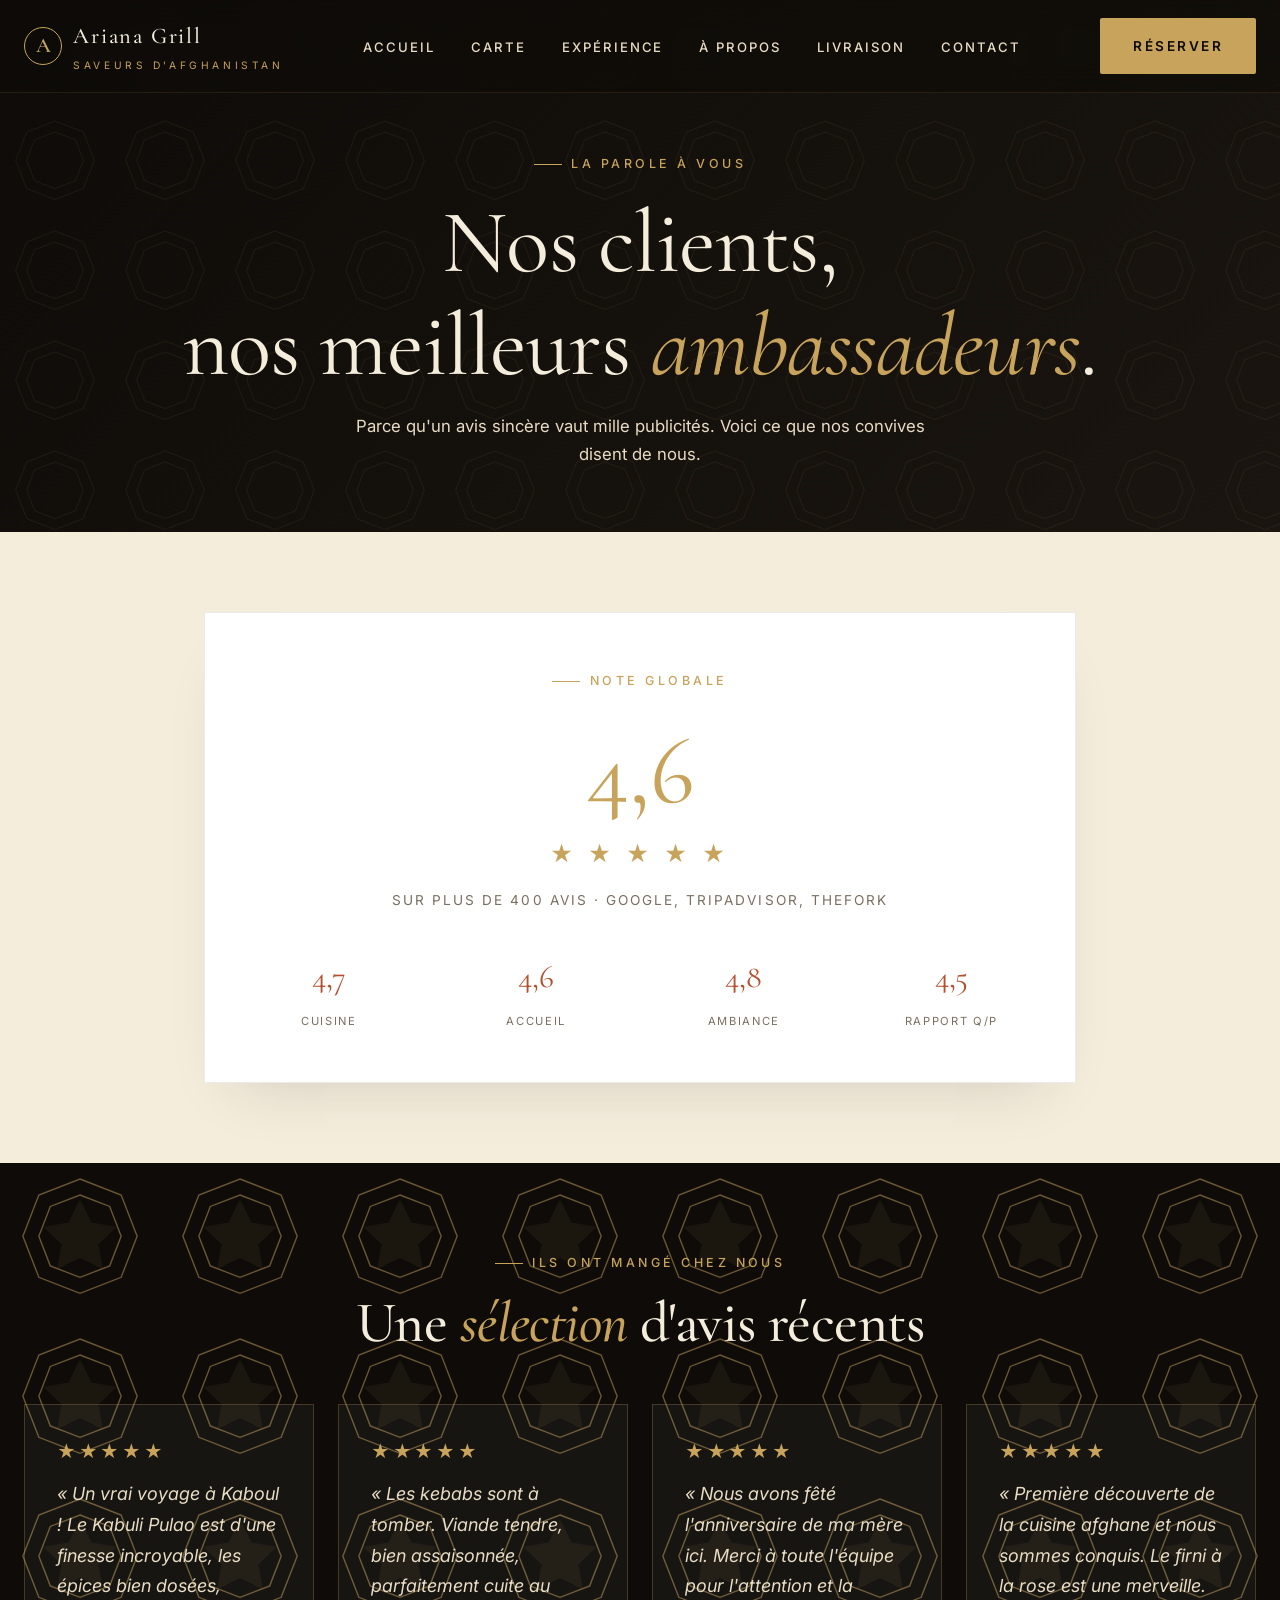
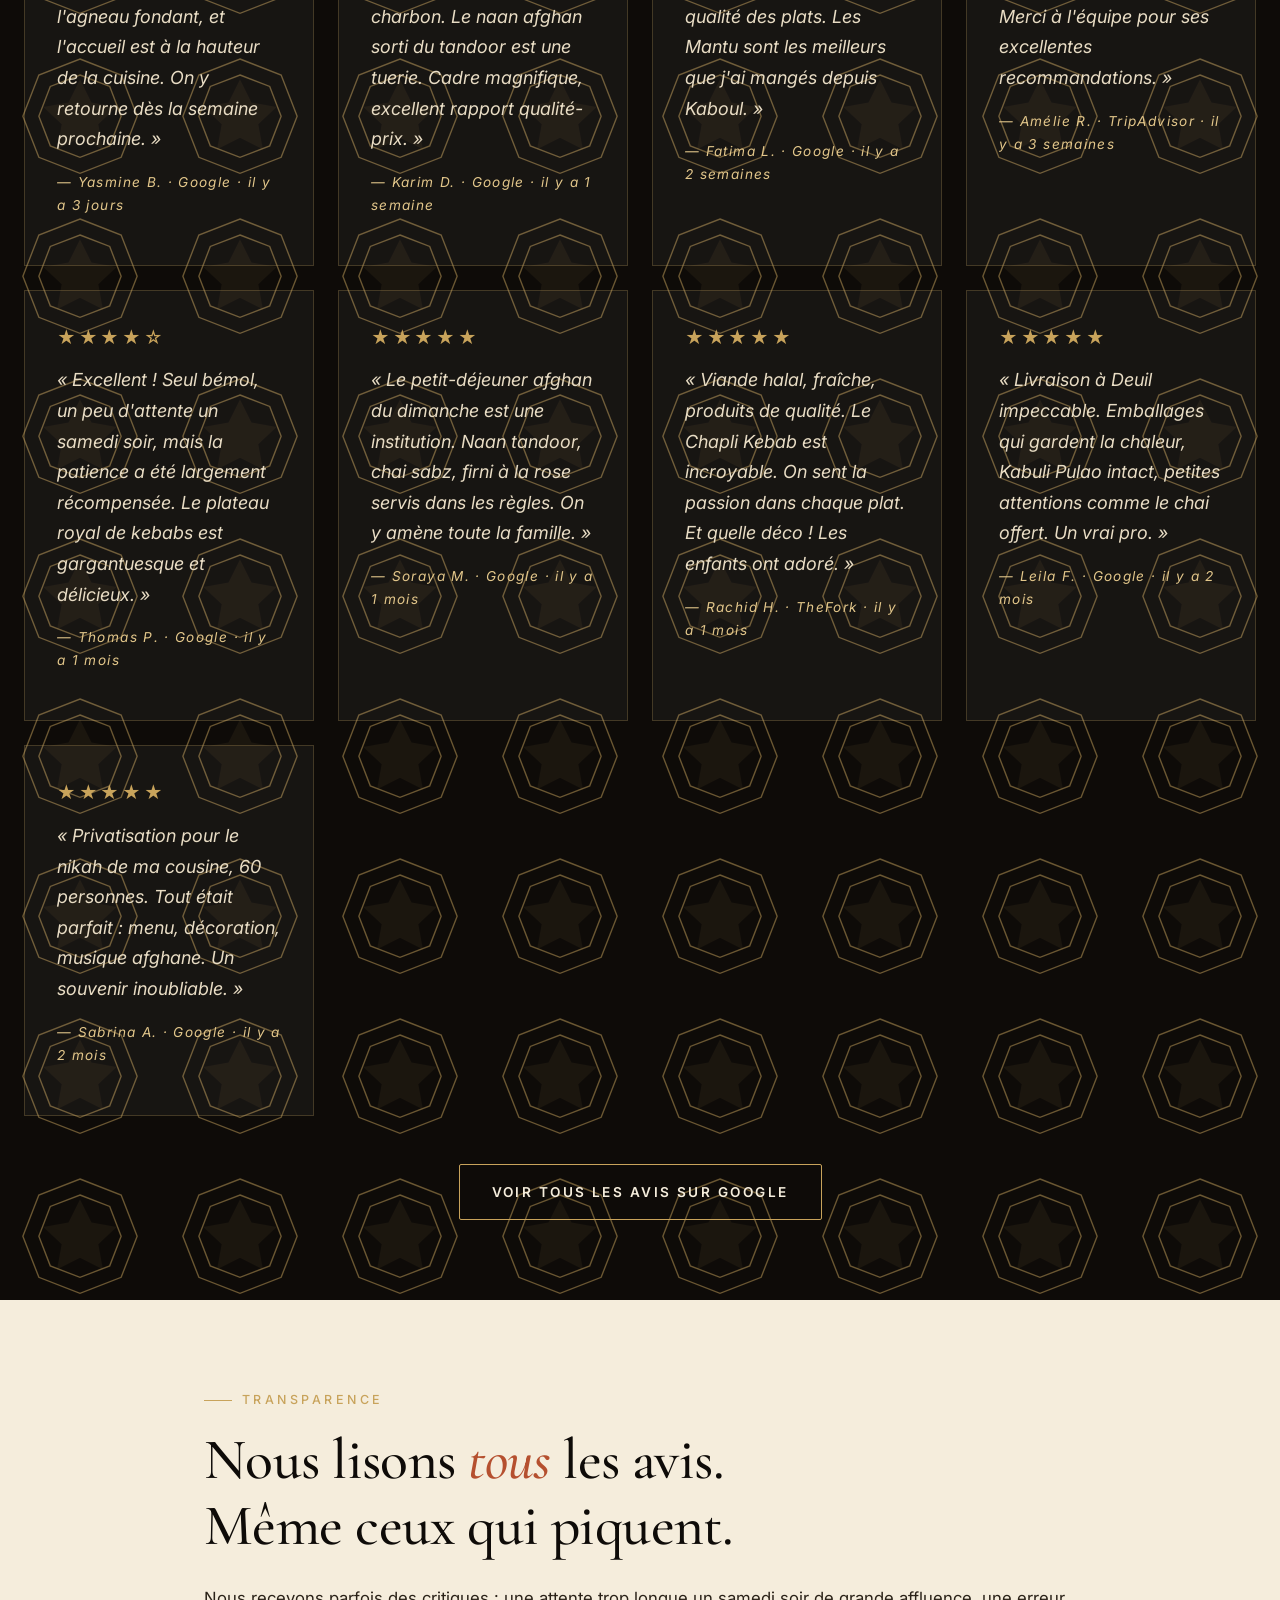
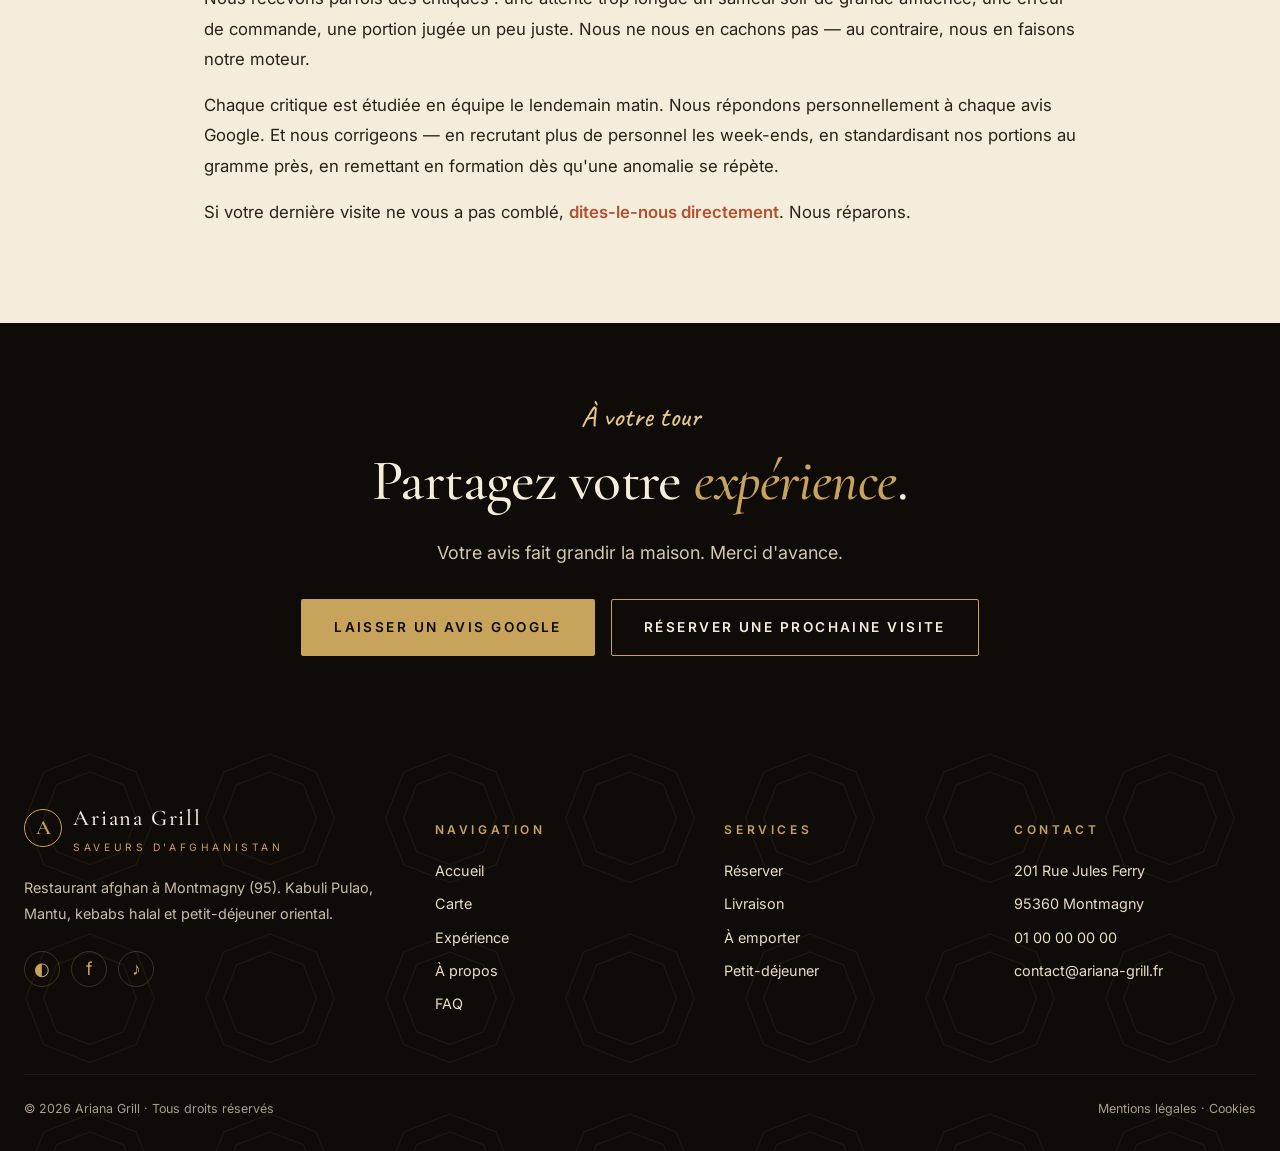
<file: avis.html>
<!DOCTYPE html>
<html lang="fr">
<head>
<meta charset="UTF-8">
<meta name="viewport" content="width=device-width, initial-scale=1.0">
<title>Avis clients — Ariana Grill Montmagny | 4,6/5 ★ sur Google</title>
<meta name="description" content="Plus de 400 avis clients pour Ariana Grill à Montmagny. Note moyenne 4,6/5 ★. Découvrez les témoignages sur notre cuisine afghane, nos kebabs halal et notre ambiance caravansérail.">
<link rel="canonical" href="https://www.ariana-grill.fr/avis.html">

<link rel="preconnect" href="https://fonts.googleapis.com">
<link rel="preconnect" href="https://fonts.gstatic.com" crossorigin>
<link href="https://fonts.googleapis.com/css2?family=Cormorant+Garamond:ital,wght@0,400;0,500;0,600;1,400;1,500&family=Inter:wght@400;500;600;700&family=Marcellus&family=Caveat:wght@500;600&display=swap" rel="stylesheet">
<link rel="stylesheet" href="assets/css/style.css">
</head>
<body>

<nav class="nav">
  <div class="nav-inner">
    <a href="index.html" class="brand">
      <span class="brand-mark">A</span>
      <span><span class="brand-name">Ariana Grill</span><span class="brand-tag">Saveurs d'Afghanistan</span></span>
    </a>
    <ul class="nav-links" id="nav-links">
      <li><a href="index.html">Accueil</a></li>
      <li><a href="menu.html">Carte</a></li>
      <li><a href="experience.html">Expérience</a></li>
      <li><a href="a-propos.html">À propos</a></li>
      <li><a href="livraison.html">Livraison</a></li>
      <li><a href="contact.html">Contact</a></li>
    </ul>
    <div class="nav-cta">
      <a href="reservation.html" class="btn btn-primary">Réserver</a>
      <button class="burger" aria-label="Menu"><span></span><span></span><span></span></button>
    </div>
  </div>
</nav>

<section class="page-header">
  <div class="container">
    <span class="eyebrow" style="justify-content:center; display:inline-flex">La parole à vous</span>
    <h1>Nos clients,<br>nos meilleurs <em>ambassadeurs</em>.</h1>
    <p class="lead">Parce qu'un avis sincère vaut mille publicités. Voici ce que nos convives disent de nous.</p>
  </div>
</section>

<!-- NOTE GLOBALE -->
<section class="section bg-cream">
  <div class="container narrow">
    <div style="text-align:center; padding: 3rem 2rem; background: #fff; border: 1px solid rgba(14,11,8,0.08); box-shadow: 0 30px 60px -30px rgba(14,11,8,0.15)">
      <span class="eyebrow" style="justify-content:center; display:inline-flex">Note globale</span>
      <div style="font-family: var(--f-display); font-size: 6rem; color: var(--c-gold); line-height: 1; margin: 1rem 0">4,6</div>
      <div style="color:var(--c-gold); letter-spacing: 0.2em; font-size: 1.4rem">★ ★ ★ ★ ★</div>
      <p style="margin-top: 1rem; color:var(--c-muted); letter-spacing: 0.15em; text-transform: uppercase; font-size: 0.85rem">
        Sur plus de 400 avis · Google, TripAdvisor, TheFork
      </p>
      <div style="display:grid; grid-template-columns: repeat(auto-fit, minmax(120px, 1fr)); gap: 1.5rem; margin-top: 2.5rem">
        <div>
          <div style="font-family:var(--f-display); font-size: 2rem; color: var(--c-terracotta)">4,7</div>
          <small style="color:var(--c-muted); letter-spacing: 0.15em; text-transform:uppercase; font-size: 0.7rem">Cuisine</small>
        </div>
        <div>
          <div style="font-family:var(--f-display); font-size: 2rem; color: var(--c-terracotta)">4,6</div>
          <small style="color:var(--c-muted); letter-spacing: 0.15em; text-transform:uppercase; font-size: 0.7rem">Accueil</small>
        </div>
        <div>
          <div style="font-family:var(--f-display); font-size: 2rem; color: var(--c-terracotta)">4,8</div>
          <small style="color:var(--c-muted); letter-spacing: 0.15em; text-transform:uppercase; font-size: 0.7rem">Ambiance</small>
        </div>
        <div>
          <div style="font-family:var(--f-display); font-size: 2rem; color: var(--c-terracotta)">4,5</div>
          <small style="color:var(--c-muted); letter-spacing: 0.15em; text-transform:uppercase; font-size: 0.7rem">Rapport Q/P</small>
        </div>
      </div>
    </div>
  </div>
</section>

<!-- SELECTION D'AVIS -->
<section class="section bg-night shamseh-bg">
  <div class="container">
    <div style="text-align:center; max-width: 720px; margin: 0 auto">
      <span class="eyebrow">Ils ont mangé chez nous</span>
      <h2 style="color:var(--c-cream)" class="reveal">Une <em style="color:var(--c-gold); font-style:italic">sélection</em> d'avis récents</h2>
    </div>

    <div class="reviews-strip">
      <article class="review reveal">
        <div class="review-stars">★★★★★</div>
        <p>« Un vrai voyage à Kaboul ! Le Kabuli Pulao est d'une finesse incroyable, les épices bien dosées, l'agneau fondant, et l'accueil est à la hauteur de la cuisine. On y retourne dès la semaine prochaine. »</p>
        <p class="review-author">— Yasmine B. · Google · il y a 3 jours</p>
      </article>
      <article class="review reveal">
        <div class="review-stars">★★★★★</div>
        <p>« Les kebabs sont à tomber. Viande tendre, bien assaisonnée, parfaitement cuite au charbon. Le naan afghan sorti du tandoor est une tuerie. Cadre magnifique, excellent rapport qualité-prix. »</p>
        <p class="review-author">— Karim D. · Google · il y a 1 semaine</p>
      </article>
      <article class="review reveal">
        <div class="review-stars">★★★★★</div>
        <p>« Nous avons fêté l'anniversaire de ma mère ici. Merci à toute l'équipe pour l'attention et la qualité des plats. Les Mantu sont les meilleurs que j'ai mangés depuis Kaboul. »</p>
        <p class="review-author">— Fatima L. · Google · il y a 2 semaines</p>
      </article>
      <article class="review reveal">
        <div class="review-stars">★★★★★</div>
        <p>« Première découverte de la cuisine afghane et nous sommes conquis. Le firni à la rose est une merveille. Merci à l'équipe pour ses excellentes recommandations. »</p>
        <p class="review-author">— Amélie R. · TripAdvisor · il y a 3 semaines</p>
      </article>
      <article class="review reveal">
        <div class="review-stars">★★★★☆</div>
        <p>« Excellent ! Seul bémol, un peu d'attente un samedi soir, mais la patience a été largement récompensée. Le plateau royal de kebabs est gargantuesque et délicieux. »</p>
        <p class="review-author">— Thomas P. · Google · il y a 1 mois</p>
      </article>
      <article class="review reveal">
        <div class="review-stars">★★★★★</div>
        <p>« Le petit-déjeuner afghan du dimanche est une institution. Naan tandoor, chai sabz, firni à la rose servis dans les règles. On y amène toute la famille. »</p>
        <p class="review-author">— Soraya M. · Google · il y a 1 mois</p>
      </article>
      <article class="review reveal">
        <div class="review-stars">★★★★★</div>
        <p>« Viande halal, fraîche, produits de qualité. Le Chapli Kebab est incroyable. On sent la passion dans chaque plat. Et quelle déco ! Les enfants ont adoré. »</p>
        <p class="review-author">— Rachid H. · TheFork · il y a 1 mois</p>
      </article>
      <article class="review reveal">
        <div class="review-stars">★★★★★</div>
        <p>« Livraison à Deuil impeccable. Emballages qui gardent la chaleur, Kabuli Pulao intact, petites attentions comme le chai offert. Un vrai pro. »</p>
        <p class="review-author">— Leila F. · Google · il y a 2 mois</p>
      </article>
      <article class="review reveal">
        <div class="review-stars">★★★★★</div>
        <p>« Privatisation pour le nikah de ma cousine, 60 personnes. Tout était parfait&nbsp;: menu, décoration, musique afghane. Un souvenir inoubliable. »</p>
        <p class="review-author">— Sabrina A. · Google · il y a 2 mois</p>
      </article>
    </div>

    <div style="text-align:center; margin-top: 3rem">
      <a href="https://maps.google.com" target="_blank" rel="noopener" class="btn btn-outline">Voir tous les avis sur Google</a>
    </div>
  </div>
</section>

<!-- RÉPONSE AUX CRITIQUES -->
<section class="section bg-cream">
  <div class="container narrow">
    <span class="eyebrow">Transparence</span>
    <h2 class="reveal">Nous lisons <em style="color:var(--c-terracotta); font-style:italic">tous</em> les avis.<br>Même ceux qui piquent.</h2>
    <p style="font-size:1.05rem; line-height:1.8; margin-top: 1.5rem">
      Nous recevons parfois des critiques&nbsp;: une attente trop longue un samedi soir de grande affluence, une erreur de commande, une portion jugée un peu juste. Nous ne nous en cachons pas&nbsp;— au contraire, nous en faisons notre moteur.
    </p>
    <p style="font-size:1.05rem; line-height:1.8">
      Chaque critique est étudiée en équipe le lendemain matin. Nous répondons personnellement à chaque avis Google. Et nous corrigeons — en recrutant plus de personnel les week-ends, en standardisant nos portions au gramme près, en remettant en formation dès qu'une anomalie se répète.
    </p>
    <p style="font-size:1.05rem; line-height:1.8">
      Si votre dernière visite ne vous a pas comblé, <a href="contact.html" style="color:var(--c-terracotta); font-weight: 600">dites-le-nous directement</a>. Nous réparons.
    </p>
  </div>
</section>

<!-- PARTAGER SON AVIS -->
<section class="section bg-night" style="text-align:center">
  <div class="container narrow">
    <span class="script" style="color:var(--c-gold-soft)">À votre tour</span>
    <h2 style="color:var(--c-cream); margin-top:0.8rem" class="reveal">Partagez votre <em style="color:var(--c-gold); font-style:italic">expérience</em>.</h2>
    <p style="color:var(--c-sand); opacity:0.9; max-width: 500px; margin: 1.5rem auto">Votre avis fait grandir la maison. Merci d'avance.</p>
    <div class="hero-actions" style="margin-top:2rem">
      <a href="https://g.page/r/ariana-grill/review" target="_blank" rel="noopener" class="btn btn-primary">Laisser un avis Google</a>
      <a href="reservation.html" class="btn btn-outline">Réserver une prochaine visite</a>
    </div>
  </div>
</section>

<footer class="footer">
  <div class="container">
    <div class="footer-grid">
      <div class="footer-about">
        <div class="brand" style="margin-bottom:1.2rem">
          <span class="brand-mark">A</span>
          <span><span class="brand-name">Ariana Grill</span><span class="brand-tag">Saveurs d'Afghanistan</span></span>
        </div>
        <p>Restaurant afghan à Montmagny (95). Kabuli Pulao, Mantu, kebabs halal et petit-déjeuner oriental.</p>
        <div class="socials" style="margin-top:1.5rem">
          <a href="#" aria-label="Instagram">◐</a><a href="#" aria-label="Facebook">f</a><a href="#" aria-label="TikTok">♪</a>
        </div>
      </div>
      <div><h5>Navigation</h5><ul>
        <li><a href="index.html">Accueil</a></li><li><a href="menu.html">Carte</a></li>
        <li><a href="experience.html">Expérience</a></li><li><a href="a-propos.html">À propos</a></li>
        <li><a href="faq.html">FAQ</a></li>
      </ul></div>
      <div><h5>Services</h5><ul>
        <li><a href="reservation.html">Réserver</a></li>
        <li><a href="livraison.html">Livraison</a></li>
        <li><a href="livraison.html">À emporter</a></li>
        <li><a href="menu.html#petit-dejeuner">Petit-déjeuner</a></li>
      </ul></div>
      <div><h5>Contact</h5><ul>
        <li>201 Rue Jules Ferry</li><li>95360 Montmagny</li>
        <li><a href="tel:+33100000000">01 00 00 00 00</a></li>
        <li><a href="mailto:contact@ariana-grill.fr">contact@ariana-grill.fr</a></li>
      </ul></div>
    </div>
    <div class="footer-bottom">
      <span>© 2026 Ariana Grill · Tous droits réservés</span>
      <span><a href="mentions-legales.html">Mentions légales</a> · <a href="mentions-legales.html#cookies">Cookies</a></span>
    </div>
  </div>
</footer>

<script src="assets/js/main.js"></script>
</body>
</html>
</file>
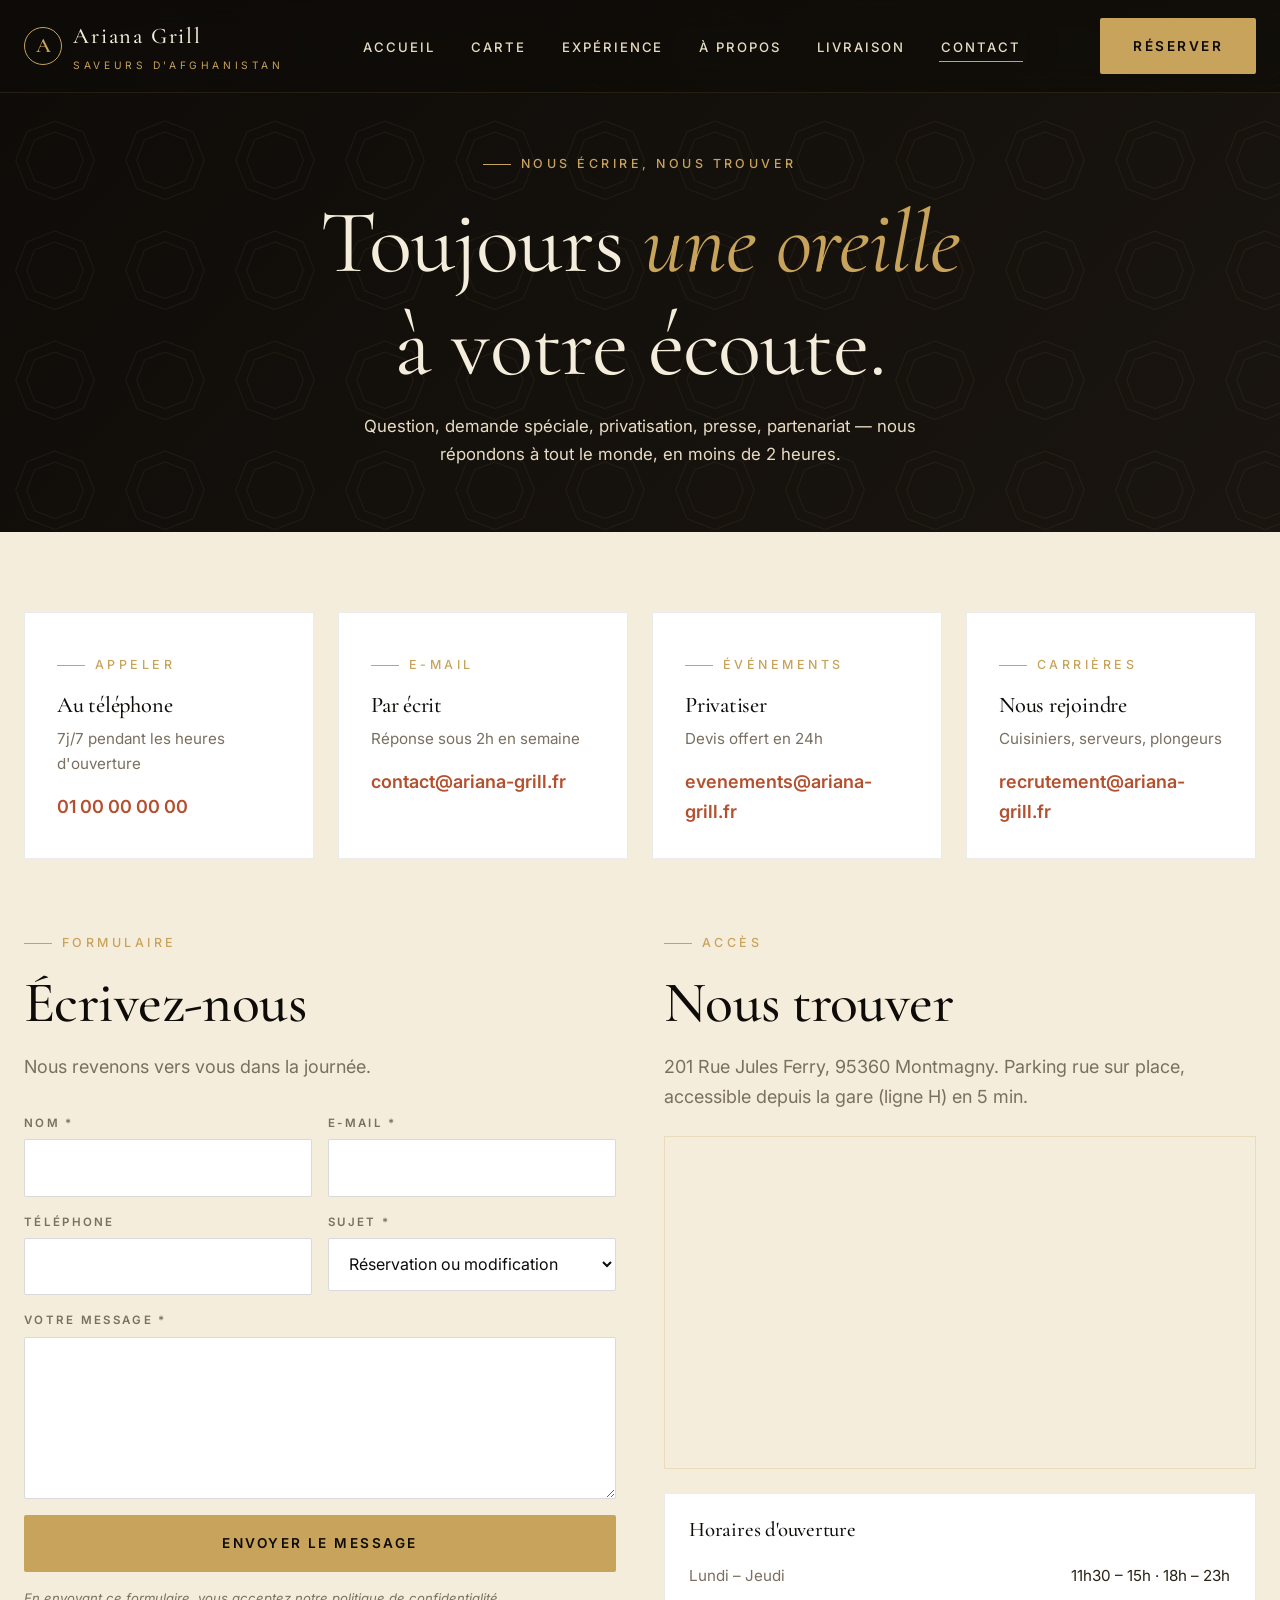
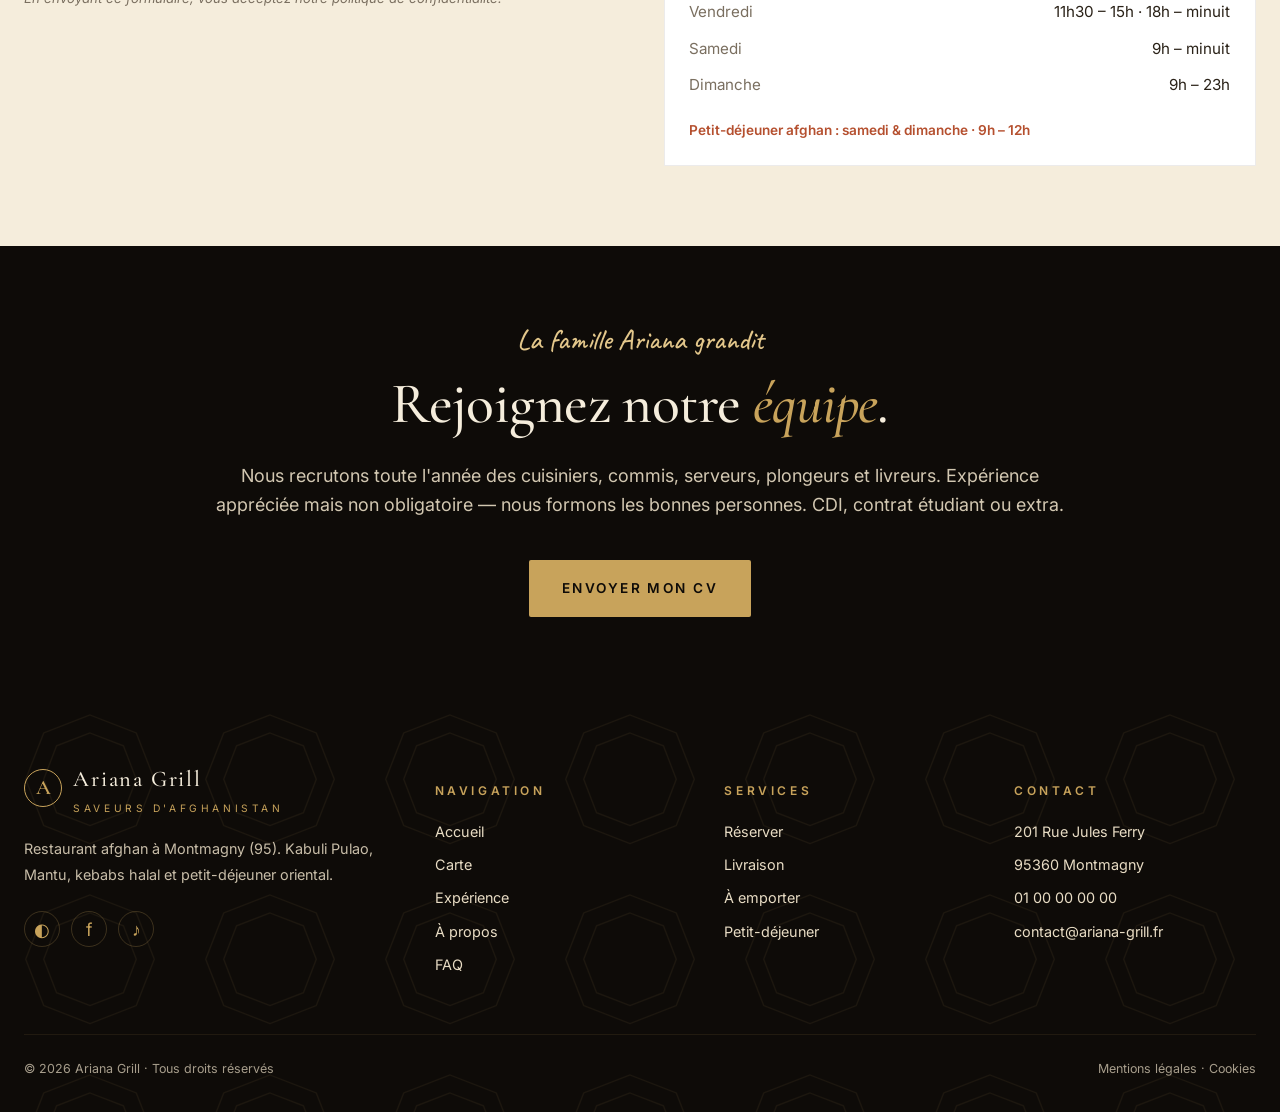
<file: contact.html>
<!DOCTYPE html>
<html lang="fr">
<head>
<meta charset="UTF-8">
<meta name="viewport" content="width=device-width, initial-scale=1.0">
<title>Contact & accès — Ariana Grill, 201 Rue Jules Ferry, Montmagny (95360)</title>
<meta name="description" content="Contactez Ariana Grill à Montmagny : 201 Rue Jules Ferry, 95360. Téléphone, e-mail, plan d'accès, horaires, privatisation, carrières. On vous répond en moins de 2 heures.">
<link rel="canonical" href="https://www.ariana-grill.fr/contact.html">

<link rel="preconnect" href="https://fonts.googleapis.com">
<link rel="preconnect" href="https://fonts.gstatic.com" crossorigin>
<link href="https://fonts.googleapis.com/css2?family=Cormorant+Garamond:ital,wght@0,400;0,500;0,600;1,400;1,500&family=Inter:wght@400;500;600;700&family=Marcellus&family=Caveat:wght@500;600&display=swap" rel="stylesheet">
<link rel="stylesheet" href="assets/css/style.css">

<style>
.contact-block {
  padding: 2rem;
  background: #fff;
  border: 1px solid rgba(14,11,8,0.08);
  transition: transform 0.3s var(--ease);
}
.contact-block:hover { transform: translateY(-3px); }
.contact-block h4 {
  font-family: var(--f-display);
  font-size: 1.4rem;
  color: var(--c-night);
  margin: 0 0 0.5rem;
}
.contact-block p { color: var(--c-muted); font-size: 0.95rem; margin-bottom: 1rem; }
.contact-block a.link { color: var(--c-terracotta); font-weight: 600; }
</style>
</head>
<body>

<nav class="nav">
  <div class="nav-inner">
    <a href="index.html" class="brand">
      <span class="brand-mark">A</span>
      <span><span class="brand-name">Ariana Grill</span><span class="brand-tag">Saveurs d'Afghanistan</span></span>
    </a>
    <ul class="nav-links" id="nav-links">
      <li><a href="index.html">Accueil</a></li>
      <li><a href="menu.html">Carte</a></li>
      <li><a href="experience.html">Expérience</a></li>
      <li><a href="a-propos.html">À propos</a></li>
      <li><a href="livraison.html">Livraison</a></li>
      <li><a href="contact.html" class="active">Contact</a></li>
    </ul>
    <div class="nav-cta">
      <a href="reservation.html" class="btn btn-primary">Réserver</a>
      <button class="burger" aria-label="Menu"><span></span><span></span><span></span></button>
    </div>
  </div>
</nav>

<section class="page-header">
  <div class="container">
    <span class="eyebrow" style="justify-content:center; display:inline-flex">Nous écrire, nous trouver</span>
    <h1>Toujours <em>une oreille</em><br>à votre écoute.</h1>
    <p class="lead">Question, demande spéciale, privatisation, presse, partenariat&nbsp;— nous répondons à tout le monde, en moins de 2 heures.</p>
  </div>
</section>

<!-- BLOCS CONTACT -->
<section class="section bg-cream">
  <div class="container">
    <div style="display:grid; grid-template-columns: repeat(auto-fit, minmax(240px, 1fr)); gap: 1.5rem; margin-bottom: 4rem">
      <div class="contact-block reveal">
        <span class="eyebrow">Appeler</span>
        <h4>Au téléphone</h4>
        <p>7j/7 pendant les heures d'ouverture</p>
        <a href="tel:+33100000000" class="link">01 00 00 00 00</a>
      </div>
      <div class="contact-block reveal">
        <span class="eyebrow">E-mail</span>
        <h4>Par écrit</h4>
        <p>Réponse sous 2h en semaine</p>
        <a href="mailto:contact@ariana-grill.fr" class="link">contact@ariana-grill.fr</a>
      </div>
      <div class="contact-block reveal">
        <span class="eyebrow">Événements</span>
        <h4>Privatiser</h4>
        <p>Devis offert en 24h</p>
        <a href="mailto:evenements@ariana-grill.fr" class="link">evenements@ariana-grill.fr</a>
      </div>
      <div class="contact-block reveal">
        <span class="eyebrow">Carrières</span>
        <h4>Nous rejoindre</h4>
        <p>Cuisiniers, serveurs, plongeurs</p>
        <a href="mailto:recrutement@ariana-grill.fr" class="link">recrutement@ariana-grill.fr</a>
      </div>
    </div>

    <!-- SPLIT : form + map -->
    <div style="display:grid; grid-template-columns: 1fr 1fr; gap: 3rem">

      <div class="reveal">
        <span class="eyebrow">Formulaire</span>
        <h2>Écrivez-nous</h2>
        <p style="color:var(--c-muted); margin-bottom: 2rem">Nous revenons vers vous dans la journée.</p>

        <form class="form">
          <div class="form-row">
            <div class="field">
              <label for="cname">Nom *</label>
              <input id="cname" type="text" required>
            </div>
            <div class="field">
              <label for="cemail">E-mail *</label>
              <input id="cemail" type="email" required>
            </div>
          </div>
          <div class="form-row">
            <div class="field">
              <label for="cphone">Téléphone</label>
              <input id="cphone" type="tel">
            </div>
            <div class="field">
              <label for="csubject">Sujet *</label>
              <select id="csubject" required>
                <option>Réservation ou modification</option>
                <option>Question sur la carte</option>
                <option>Privatisation / événement</option>
                <option>Commande livraison</option>
                <option>Presse / partenariat</option>
                <option>Candidature</option>
                <option>Autre</option>
              </select>
            </div>
          </div>
          <div class="field">
            <label for="cmsg">Votre message *</label>
            <textarea id="cmsg" rows="5" required></textarea>
          </div>
          <button type="submit" class="btn btn-primary" style="width:100%">Envoyer le message</button>
          <p class="form-note">En envoyant ce formulaire, vous acceptez notre politique de confidentialité.</p>
        </form>
      </div>

      <div class="reveal">
        <span class="eyebrow">Accès</span>
        <h2>Nous trouver</h2>
        <p style="color:var(--c-muted); margin-bottom: 1.5rem">201 Rue Jules Ferry, 95360 Montmagny. Parking rue sur place, accessible depuis la gare (ligne H) en 5 min.</p>

        <div class="map-wrap" style="margin-bottom: 1.5rem">
          <iframe src="https://www.google.com/maps/embed?pb=!1m18!1m12!1m3!1d2623.2!2d2.4218377!3d48.9729911!2m3!1f0!2f0!3f0!3m2!1i1024!2i768!4f13.1!3m3!1m2!1s0x47e66b0041ae9afd%3A0xead6e97e0e0ebbb8!2sAriana%20Grill!5e0!3m2!1sfr!2sfr!4v1000000000000" loading="lazy" allowfullscreen referrerpolicy="no-referrer-when-downgrade" title="Plan d'accès Ariana Grill Montmagny"></iframe>
        </div>

        <div style="background:#fff; padding: 1.5rem; border: 1px solid rgba(14,11,8,0.08)">
          <h4 style="font-family: var(--f-display); font-size: 1.3rem; margin: 0 0 1rem">Horaires d'ouverture</h4>
          <table style="width:100%; font-size: 0.95rem; border-collapse: collapse">
            <tr><td style="padding: 0.35rem 0; color:var(--c-muted)">Lundi – Jeudi</td><td style="text-align:right">11h30 – 15h · 18h – 23h</td></tr>
            <tr><td style="padding: 0.35rem 0; color:var(--c-muted)">Vendredi</td><td style="text-align:right">11h30 – 15h · 18h – minuit</td></tr>
            <tr><td style="padding: 0.35rem 0; color:var(--c-muted)">Samedi</td><td style="text-align:right">9h – minuit</td></tr>
            <tr><td style="padding: 0.35rem 0; color:var(--c-muted)">Dimanche</td><td style="text-align:right">9h – 23h</td></tr>
          </table>
          <p style="margin: 1rem 0 0; font-size: 0.85rem; color: var(--c-terracotta); font-weight: 600">Petit-déjeuner afghan : samedi &amp; dimanche · 9h – 12h</p>
        </div>
      </div>
    </div>

  </div>
</section>

<!-- RECRUTEMENT -->
<section class="section bg-night">
  <div class="container narrow" style="text-align:center">
    <span class="script" style="color:var(--c-gold-soft)">La famille Ariana grandit</span>
    <h2 style="color:var(--c-cream); margin-top: 0.8rem" class="reveal">Rejoignez notre <em style="color:var(--c-gold); font-style:italic">équipe</em>.</h2>
    <p style="color:var(--c-sand); opacity: 0.9; margin-top: 1.5rem">Nous recrutons toute l'année des cuisiniers, commis, serveurs, plongeurs et livreurs. Expérience appréciée mais non obligatoire&nbsp;— nous formons les bonnes personnes. CDI, contrat étudiant ou extra.</p>
    <a href="mailto:recrutement@ariana-grill.fr" class="btn btn-primary" style="margin-top: 1.5rem">Envoyer mon CV</a>
  </div>
</section>

<footer class="footer">
  <div class="container">
    <div class="footer-grid">
      <div class="footer-about">
        <div class="brand" style="margin-bottom:1.2rem">
          <span class="brand-mark">A</span>
          <span><span class="brand-name">Ariana Grill</span><span class="brand-tag">Saveurs d'Afghanistan</span></span>
        </div>
        <p>Restaurant afghan à Montmagny (95). Kabuli Pulao, Mantu, kebabs halal et petit-déjeuner oriental.</p>
        <div class="socials" style="margin-top:1.5rem">
          <a href="#" aria-label="Instagram">◐</a><a href="#" aria-label="Facebook">f</a><a href="#" aria-label="TikTok">♪</a>
        </div>
      </div>
      <div><h5>Navigation</h5><ul>
        <li><a href="index.html">Accueil</a></li><li><a href="menu.html">Carte</a></li>
        <li><a href="experience.html">Expérience</a></li><li><a href="a-propos.html">À propos</a></li>
        <li><a href="faq.html">FAQ</a></li>
      </ul></div>
      <div><h5>Services</h5><ul>
        <li><a href="reservation.html">Réserver</a></li>
        <li><a href="livraison.html">Livraison</a></li>
        <li><a href="livraison.html">À emporter</a></li>
        <li><a href="menu.html#petit-dejeuner">Petit-déjeuner</a></li>
      </ul></div>
      <div><h5>Contact</h5><ul>
        <li>201 Rue Jules Ferry</li><li>95360 Montmagny</li>
        <li><a href="tel:+33100000000">01 00 00 00 00</a></li>
        <li><a href="mailto:contact@ariana-grill.fr">contact@ariana-grill.fr</a></li>
      </ul></div>
    </div>
    <div class="footer-bottom">
      <span>© 2026 Ariana Grill · Tous droits réservés</span>
      <span><a href="mentions-legales.html">Mentions légales</a> · <a href="mentions-legales.html#cookies">Cookies</a></span>
    </div>
  </div>
</footer>

<script src="assets/js/main.js"></script>
</body>
</html>
</file>
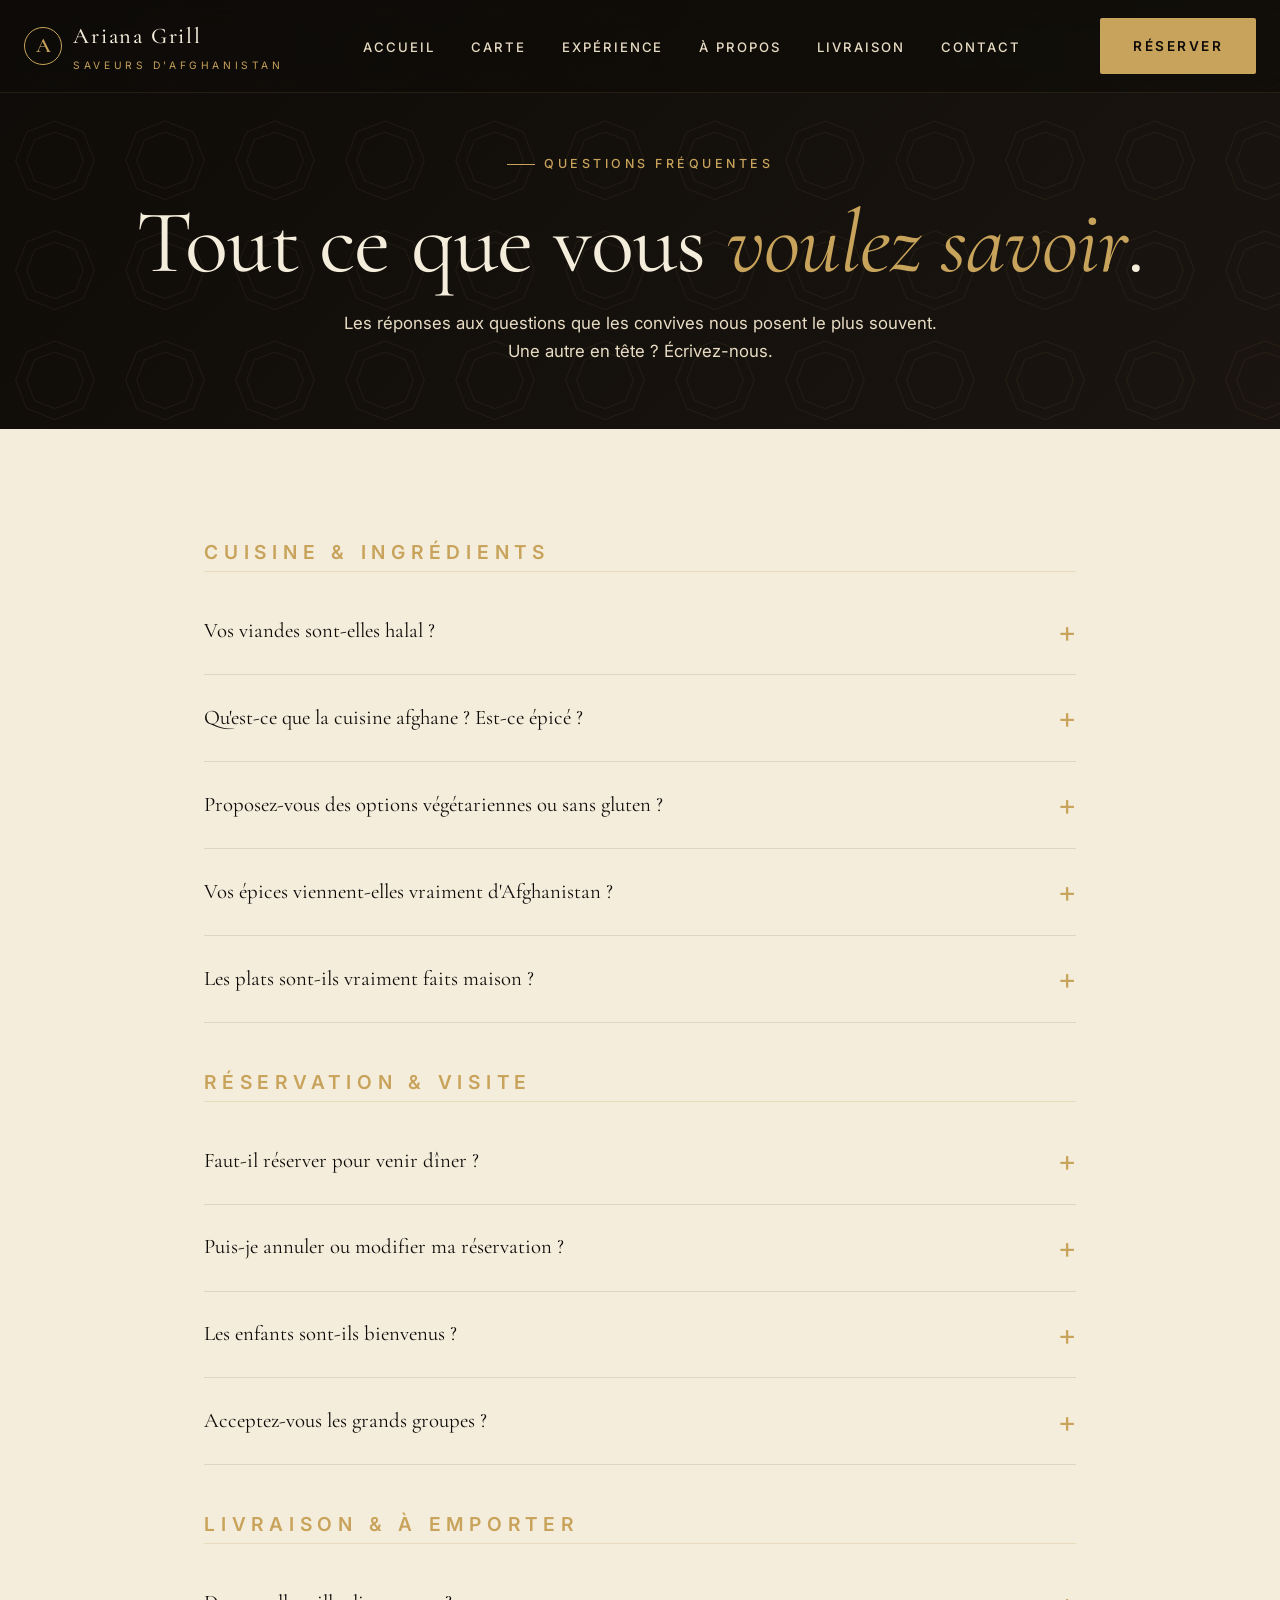
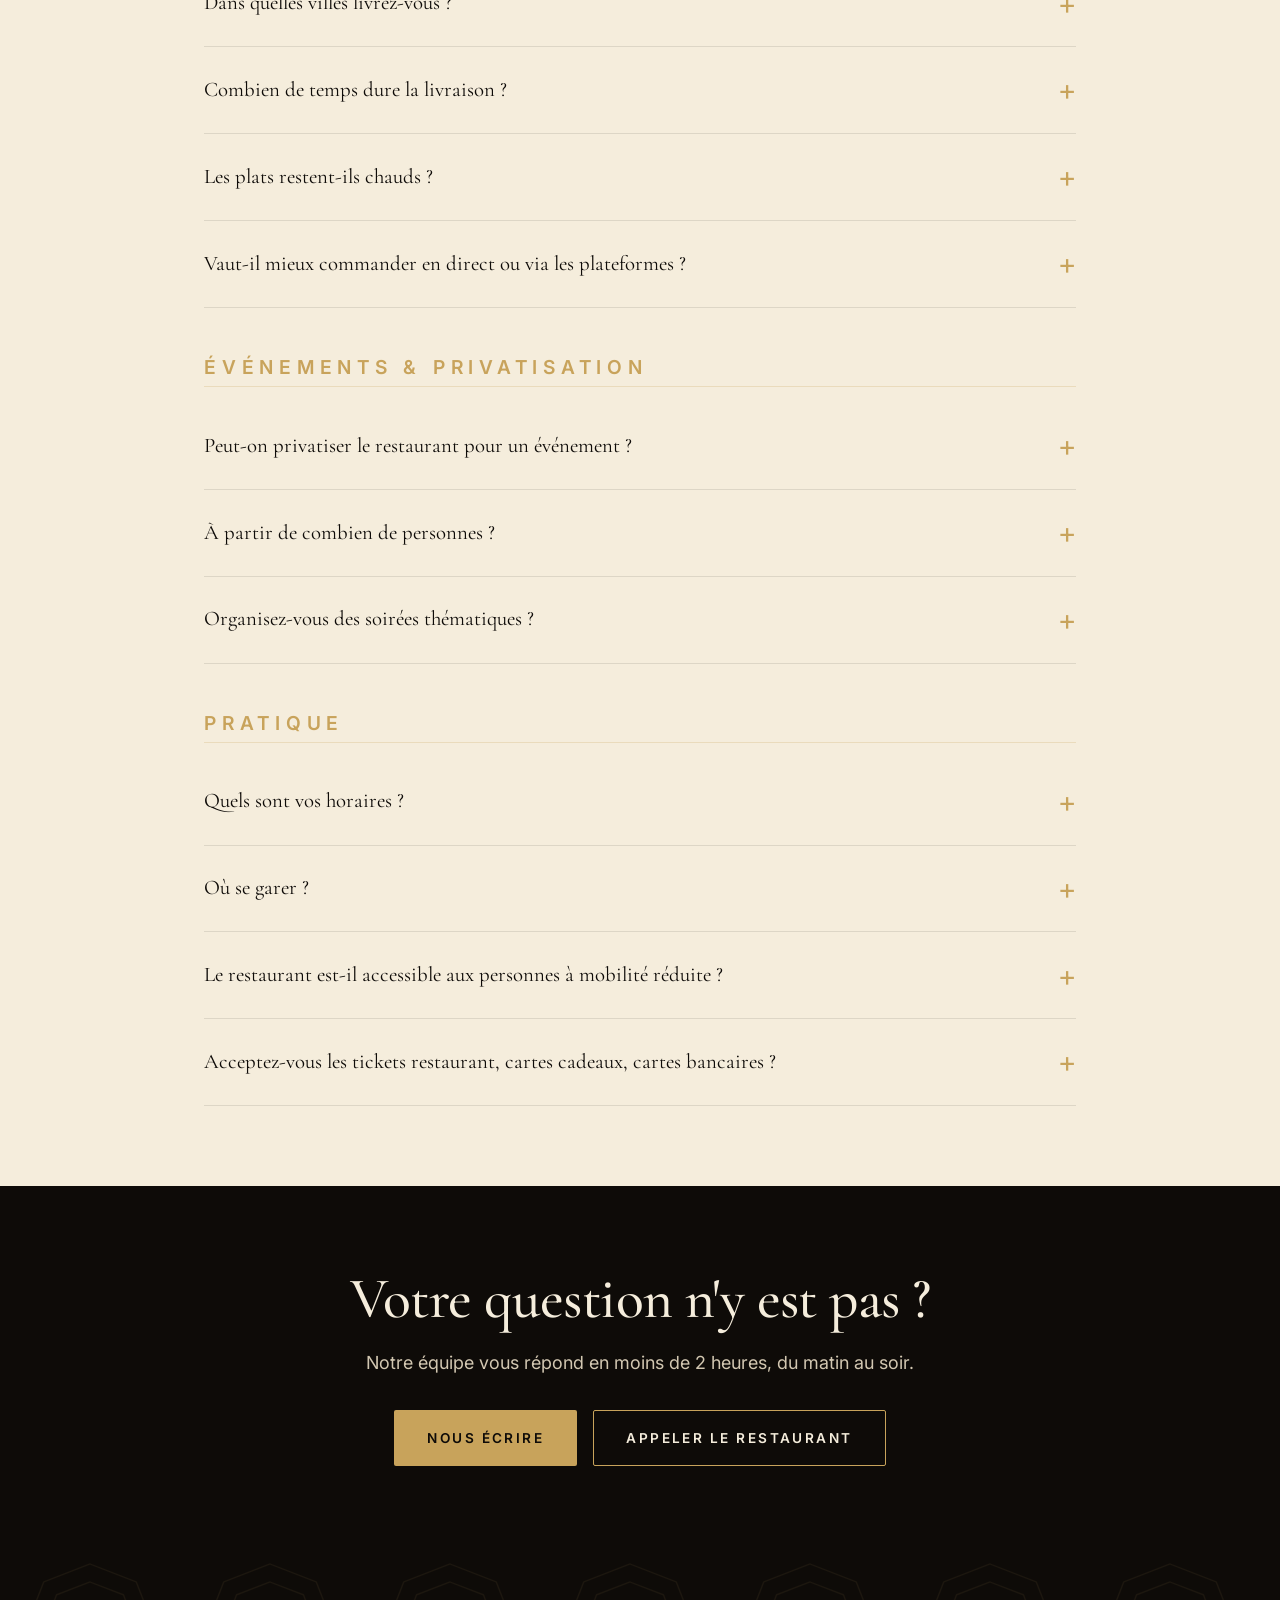
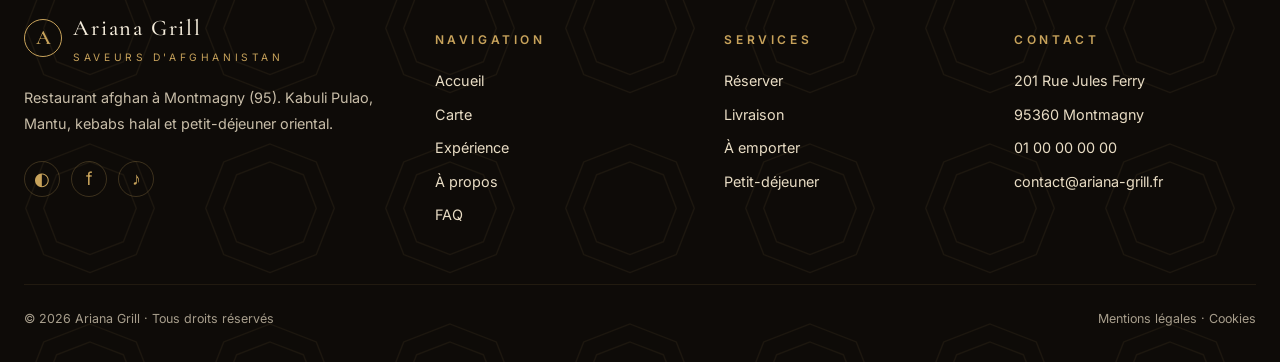
<file: faq.html>
<!DOCTYPE html>
<html lang="fr">
<head>
<meta charset="UTF-8">
<meta name="viewport" content="width=device-width, initial-scale=1.0">
<title>FAQ — Questions fréquentes | Ariana Grill Montmagny (95)</title>
<meta name="description" content="Toutes les réponses sur Ariana Grill : halal, réservations, livraison, options végétariennes, privatisation, horaires. Restaurant afghan à Montmagny (Val-d'Oise).">
<link rel="canonical" href="https://www.ariana-grill.fr/faq.html">

<script type="application/ld+json">
{
  "@context": "https://schema.org",
  "@type": "FAQPage",
  "mainEntity": [
    { "@type": "Question", "name": "Vos viandes sont-elles halal ?", "acceptedAnswer": { "@type": "Answer", "text": "Oui. 100 % de nos viandes sont certifiées halal. Nos fournisseurs sont choisis avec le plus grand soin et nous disposons des certificats de traçabilité disponibles sur simple demande." }},
    { "@type": "Question", "name": "Proposez-vous des options végétariennes ?", "acceptedAnswer": { "@type": "Answer", "text": "Absolument. Nous avons plusieurs entrées (Bolani, Borani Banjan, Kadoo Borani), l'Ashak (raviolis aux poireaux), le Shola végétarien et des accompagnements de légumes 100 % végétariens." }},
    { "@type": "Question", "name": "Faut-il réserver ?", "acceptedAnswer": { "@type": "Answer", "text": "Ce n'est pas obligatoire mais vivement conseillé, surtout les vendredis, samedis soirs et dimanches midi. La réservation en ligne prend 30 secondes et vous offre le chai sabz." }},
    { "@type": "Question", "name": "Dans quelles villes livrez-vous ?", "acceptedAnswer": { "@type": "Answer", "text": "Nous livrons à Montmagny, Deuil-la-Barre, Groslay, Sarcelles, Saint-Gratien, Épinay-sur-Seine, Enghien-les-Bains et Pierrefitte. Pour les communes voisines, appelez-nous au 01 00 00 00 00." }},
    { "@type": "Question", "name": "Peut-on privatiser le restaurant ?", "acceptedAnswer": { "@type": "Answer", "text": "Oui, pour vos mariages, nikah, henné, fiançailles, anniversaires ou séminaires, nous proposons la salle principale (80 couverts) ou l'exclusivité totale. Menu sur mesure, décoration personnalisée et musiciens sur demande." }},
    { "@type": "Question", "name": "Les enfants sont-ils bienvenus ?", "acceptedAnswer": { "@type": "Answer", "text": "Bien sûr ! Nous avons un menu enfant, des chaises bébé et notre équipe est ravie d'accueillir les familles. La plupart de nos convives viennent à plusieurs générations." }}
  ]
}
</script>

<link rel="preconnect" href="https://fonts.googleapis.com">
<link rel="preconnect" href="https://fonts.gstatic.com" crossorigin>
<link href="https://fonts.googleapis.com/css2?family=Cormorant+Garamond:ital,wght@0,400;0,500;0,600;1,400;1,500&family=Inter:wght@400;500;600;700&family=Marcellus&family=Caveat:wght@500;600&display=swap" rel="stylesheet">
<link rel="stylesheet" href="assets/css/style.css">
</head>
<body>

<nav class="nav">
  <div class="nav-inner">
    <a href="index.html" class="brand">
      <span class="brand-mark">A</span>
      <span><span class="brand-name">Ariana Grill</span><span class="brand-tag">Saveurs d'Afghanistan</span></span>
    </a>
    <ul class="nav-links" id="nav-links">
      <li><a href="index.html">Accueil</a></li>
      <li><a href="menu.html">Carte</a></li>
      <li><a href="experience.html">Expérience</a></li>
      <li><a href="a-propos.html">À propos</a></li>
      <li><a href="livraison.html">Livraison</a></li>
      <li><a href="contact.html">Contact</a></li>
    </ul>
    <div class="nav-cta">
      <a href="reservation.html" class="btn btn-primary">Réserver</a>
      <button class="burger" aria-label="Menu"><span></span><span></span><span></span></button>
    </div>
  </div>
</nav>

<section class="page-header">
  <div class="container">
    <span class="eyebrow" style="justify-content:center; display:inline-flex">Questions fréquentes</span>
    <h1>Tout ce que vous <em>voulez savoir</em>.</h1>
    <p class="lead">Les réponses aux questions que les convives nous posent le plus souvent. Une autre en tête&nbsp;? Écrivez-nous.</p>
  </div>
</section>

<section class="section bg-cream">
  <div class="container narrow">

    <!-- CUISINE & INGRÉDIENTS -->
    <h3 style="font-size: 1.2rem; letter-spacing: 0.3em; text-transform: uppercase; color: var(--c-gold); border-bottom: 1px solid var(--c-line); padding-bottom: 0.5rem; margin-top: 2rem; font-family: var(--f-body); font-weight: 600">Cuisine &amp; ingrédients</h3>

    <div class="faq-item">
      <button class="faq-q">Vos viandes sont-elles halal ?</button>
      <div class="faq-a"><p>Oui, à 100 %. Toutes nos viandes sont certifiées halal, avec une traçabilité complète. Nous disposons des certificats qui peuvent vous être présentés sur demande. C'est pour nous un engagement non négociable.</p></div>
    </div>

    <div class="faq-item">
      <button class="faq-q">Qu'est-ce que la cuisine afghane ? Est-ce épicé ?</button>
      <div class="faq-a"><p>La cuisine afghane se situe au carrefour de la Perse, de l'Inde et de l'Asie centrale — une cuisine de la Route de la Soie. Elle est parfumée plutôt que piquante&nbsp;: cardamome, cumin, coriandre, safran, cannelle, eau de rose. Les plats phares sont le <strong>Kabuli Pulao</strong> (riz aux carottes, raisins et agneau), les <strong>Mantu</strong> (raviolis vapeur), les <strong>kebabs</strong> au charbon et le <strong>naan</strong> cuit au tandoor.</p></div>
    </div>

    <div class="faq-item">
      <button class="faq-q">Proposez-vous des options végétariennes ou sans gluten ?</button>
      <div class="faq-a"><p>Oui. Notre carte compte plusieurs entrées végétariennes (Bolani, Borani Banjan, Kadoo Borani, Salata Afghani), l'Ashak et le Shola végétarien. Pour le sans gluten, nous proposons les kebabs accompagnés de riz basmati et légumes grillés, et nous adaptons volontiers sur demande lors de la réservation.</p></div>
    </div>

    <div class="faq-item">
      <button class="faq-q">Vos épices viennent-elles vraiment d'Afghanistan ?</button>
      <div class="faq-a"><p>Nos épices principales (cardamome verte, cumin noir, safran, coriandre, poivre long) sont sourcées auprès de fournisseurs spécialisés dans les épices de la Route de la Soie — Afghanistan, Iran, Asie centrale. C'est cette signature olfactive qui rend nos plats reconnaissables entre mille.</p></div>
    </div>

    <div class="faq-item">
      <button class="faq-q">Les plats sont-ils vraiment faits maison ?</button>
      <div class="faq-a"><p>Absolument tous. Mantu et Ashak pliés à la main chaque matin, pulao mijoté en cocotte, naan cuit au tandoor à la commande, firni préparé au fouet, chutneys et sauces maison. Aucune préparation industrielle n'entre dans notre cuisine — c'est une règle que nous tenons depuis le premier jour.</p></div>
    </div>

    <!-- RÉSERVATION -->
    <h3 style="font-size: 1.2rem; letter-spacing: 0.3em; text-transform: uppercase; color: var(--c-gold); border-bottom: 1px solid var(--c-line); padding-bottom: 0.5rem; margin-top: 3rem; font-family: var(--f-body); font-weight: 600">Réservation &amp; visite</h3>

    <div class="faq-item">
      <button class="faq-q">Faut-il réserver pour venir dîner ?</button>
      <div class="faq-a"><p>Ce n'est pas obligatoire mais vivement conseillé, surtout les vendredis soirs, samedis midi et soirs, et dimanches midi où nous sommes très demandés. La réservation en ligne se fait en 30 secondes et vous offre le chai sabz.</p></div>
    </div>

    <div class="faq-item">
      <button class="faq-q">Puis-je annuler ou modifier ma réservation ?</button>
      <div class="faq-a"><p>Oui, sans frais jusqu'à 2 heures avant. Un lien de gestion vous est envoyé par SMS et e-mail après confirmation.</p></div>
    </div>

    <div class="faq-item">
      <button class="faq-q">Les enfants sont-ils bienvenus ?</button>
      <div class="faq-a"><p>Chaleureusement ! Nous avons un menu enfant (9,50 €), des chaises bébé, et la plupart de nos convives viennent en famille sur plusieurs générations. Un coloriage est offert aux plus jeunes.</p></div>
    </div>

    <div class="faq-item">
      <button class="faq-q">Acceptez-vous les grands groupes ?</button>
      <div class="faq-a"><p>Oui, jusqu'à 80 couverts. Pour les groupes de plus de 10 personnes, nous recommandons de passer par notre <a href="contact.html">formulaire de groupe</a> pour pré-établir un menu dédié.</p></div>
    </div>

    <!-- LIVRAISON -->
    <h3 style="font-size: 1.2rem; letter-spacing: 0.3em; text-transform: uppercase; color: var(--c-gold); border-bottom: 1px solid var(--c-line); padding-bottom: 0.5rem; margin-top: 3rem; font-family: var(--f-body); font-weight: 600">Livraison &amp; à emporter</h3>

    <div class="faq-item">
      <button class="faq-q">Dans quelles villes livrez-vous ?</button>
      <div class="faq-a"><p>Nous livrons Montmagny, Deuil-la-Barre, Groslay, Sarcelles, Saint-Gratien, Épinay-sur-Seine, Enghien-les-Bains et Pierrefitte. Votre commune n'y est pas&nbsp;? Appelez le 01 00 00 00 00 — nous étendons souvent la zone.</p></div>
    </div>

    <div class="faq-item">
      <button class="faq-q">Combien de temps dure la livraison ?</button>
      <div class="faq-a"><p>Entre 35 et 50 minutes selon la distance et l'affluence. Nous vous envoyons un SMS au départ du livreur pour que vous puissiez suivre.</p></div>
    </div>

    <div class="faq-item">
      <button class="faq-q">Les plats restent-ils chauds ?</button>
      <div class="faq-a"><p>Nous utilisons des emballages isothermes conçus pour conserver la chaleur jusqu'à 45 minutes. Le Kabuli Pulao et les Mantu sont envoyés dans des contenants spéciaux qui préservent à la fois la chaleur et l'humidité — le goût reste intact.</p></div>
    </div>

    <div class="faq-item">
      <button class="faq-q">Vaut-il mieux commander en direct ou via les plateformes ?</button>
      <div class="faq-a"><p>En direct, toujours. Les plateformes (Uber Eats, Deliveroo) prélèvent 30 % de commission. En commandant directement chez nous, vous payez moins cher et vous soutenez davantage la maison. Et nous prenons aussi bien soin de vous, promis.</p></div>
    </div>

    <!-- ÉVÉNEMENTS -->
    <h3 style="font-size: 1.2rem; letter-spacing: 0.3em; text-transform: uppercase; color: var(--c-gold); border-bottom: 1px solid var(--c-line); padding-bottom: 0.5rem; margin-top: 3rem; font-family: var(--f-body); font-weight: 600">Événements &amp; privatisation</h3>

    <div class="faq-item">
      <button class="faq-q">Peut-on privatiser le restaurant pour un événement ?</button>
      <div class="faq-a"><p>Oui. Grande salle (80 couverts) ou exclusivité totale selon vos besoins. Nous organisons régulièrement des nikah, henné, mariages, fiançailles, baby showers, anniversaires et séminaires d'entreprise. Menu sur mesure, décoration personnalisée, musiciens rubab/tabla, DJ oriental sur demande.</p></div>
    </div>

    <div class="faq-item">
      <button class="faq-q">À partir de combien de personnes ?</button>
      <div class="faq-a"><p>Nous étudions toute demande à partir de 15 personnes. Pour plus petit, la grande tablée reste une excellente option sans privatisation.</p></div>
    </div>

    <div class="faq-item">
      <button class="faq-q">Organisez-vous des soirées thématiques ?</button>
      <div class="faq-a"><p>Oui&nbsp;: "Vendredi Pulao" chaque vendredi midi, "Samedi Musique Live" avec rubab ou tabla (1er samedi du mois), "Brunch d'Ariana" chaque dimanche 11h–15h, "Ramadan" pendant le mois sacré avec iftars.</p></div>
    </div>

    <!-- PRATIQUE -->
    <h3 style="font-size: 1.2rem; letter-spacing: 0.3em; text-transform: uppercase; color: var(--c-gold); border-bottom: 1px solid var(--c-line); padding-bottom: 0.5rem; margin-top: 3rem; font-family: var(--f-body); font-weight: 600">Pratique</h3>

    <div class="faq-item">
      <button class="faq-q">Quels sont vos horaires ?</button>
      <div class="faq-a"><p>Du lundi au vendredi : 11h30–15h et 18h–23h. Samedi et dimanche : 9h–minuit (avec petit-déjeuner afghan de 9h à 12h le week-end).</p></div>
    </div>

    <div class="faq-item">
      <button class="faq-q">Où se garer ?</button>
      <div class="faq-a"><p>Parking gratuit rue Jules Ferry et rues adjacentes. Un parking public à moins de 100&nbsp;m. Accessible depuis la gare de Montmagny-La Barre (ligne H) en 5 min à pied.</p></div>
    </div>

    <div class="faq-item">
      <button class="faq-q">Le restaurant est-il accessible aux personnes à mobilité réduite ?</button>
      <div class="faq-a"><p>Oui, accès plain-pied depuis la rue, passage large entre les tables et toilettes PMR disponibles.</p></div>
    </div>

    <div class="faq-item">
      <button class="faq-q">Acceptez-vous les tickets restaurant, cartes cadeaux, cartes bancaires ?</button>
      <div class="faq-a"><p>Cartes bancaires acceptées (Visa, Mastercard, sans contact, Apple Pay, Google Pay). Tickets restaurant papier et digitaux (Swile, Edenred, Up). Nos propres cartes cadeaux sont disponibles à partir de 25 €.</p></div>
    </div>

  </div>
</section>

<!-- QUESTION CTA -->
<section class="section bg-night" style="text-align:center">
  <div class="container narrow">
    <h2 style="color:var(--c-cream)" class="reveal">Votre question n'y est pas ?</h2>
    <p style="color:var(--c-sand); opacity: 0.9; margin-top: 1rem">Notre équipe vous répond en moins de 2 heures, du matin au soir.</p>
    <div class="hero-actions" style="margin-top:2rem">
      <a href="contact.html" class="btn btn-primary">Nous écrire</a>
      <a href="tel:+33100000000" class="btn btn-outline">Appeler le restaurant</a>
    </div>
  </div>
</section>

<footer class="footer">
  <div class="container">
    <div class="footer-grid">
      <div class="footer-about">
        <div class="brand" style="margin-bottom:1.2rem">
          <span class="brand-mark">A</span>
          <span><span class="brand-name">Ariana Grill</span><span class="brand-tag">Saveurs d'Afghanistan</span></span>
        </div>
        <p>Restaurant afghan à Montmagny (95). Kabuli Pulao, Mantu, kebabs halal et petit-déjeuner oriental.</p>
        <div class="socials" style="margin-top:1.5rem">
          <a href="#" aria-label="Instagram">◐</a><a href="#" aria-label="Facebook">f</a><a href="#" aria-label="TikTok">♪</a>
        </div>
      </div>
      <div><h5>Navigation</h5><ul>
        <li><a href="index.html">Accueil</a></li><li><a href="menu.html">Carte</a></li>
        <li><a href="experience.html">Expérience</a></li><li><a href="a-propos.html">À propos</a></li>
        <li><a href="faq.html">FAQ</a></li>
      </ul></div>
      <div><h5>Services</h5><ul>
        <li><a href="reservation.html">Réserver</a></li>
        <li><a href="livraison.html">Livraison</a></li>
        <li><a href="livraison.html">À emporter</a></li>
        <li><a href="menu.html#petit-dejeuner">Petit-déjeuner</a></li>
      </ul></div>
      <div><h5>Contact</h5><ul>
        <li>201 Rue Jules Ferry</li><li>95360 Montmagny</li>
        <li><a href="tel:+33100000000">01 00 00 00 00</a></li>
        <li><a href="mailto:contact@ariana-grill.fr">contact@ariana-grill.fr</a></li>
      </ul></div>
    </div>
    <div class="footer-bottom">
      <span>© 2026 Ariana Grill · Tous droits réservés</span>
      <span><a href="mentions-legales.html">Mentions légales</a> · <a href="mentions-legales.html#cookies">Cookies</a></span>
    </div>
  </div>
</footer>

<script src="assets/js/main.js"></script>
</body>
</html>
</file>
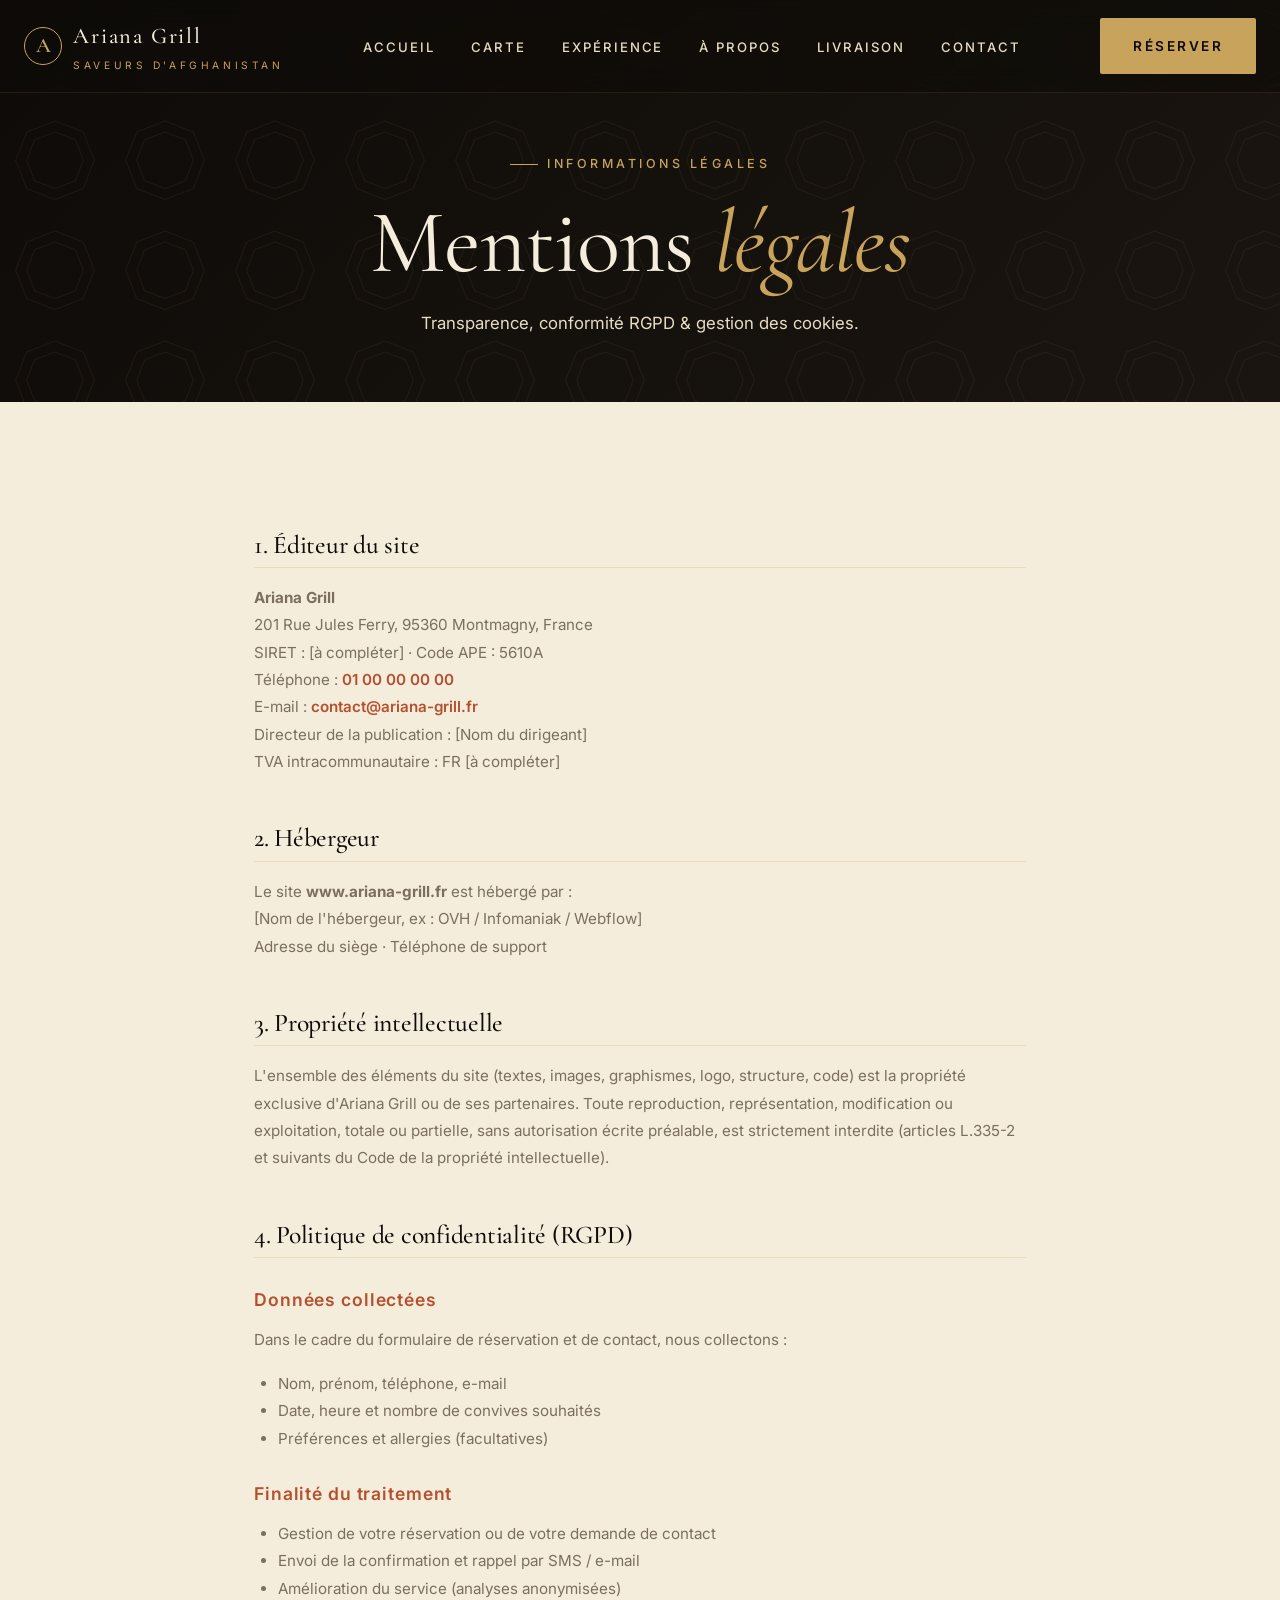
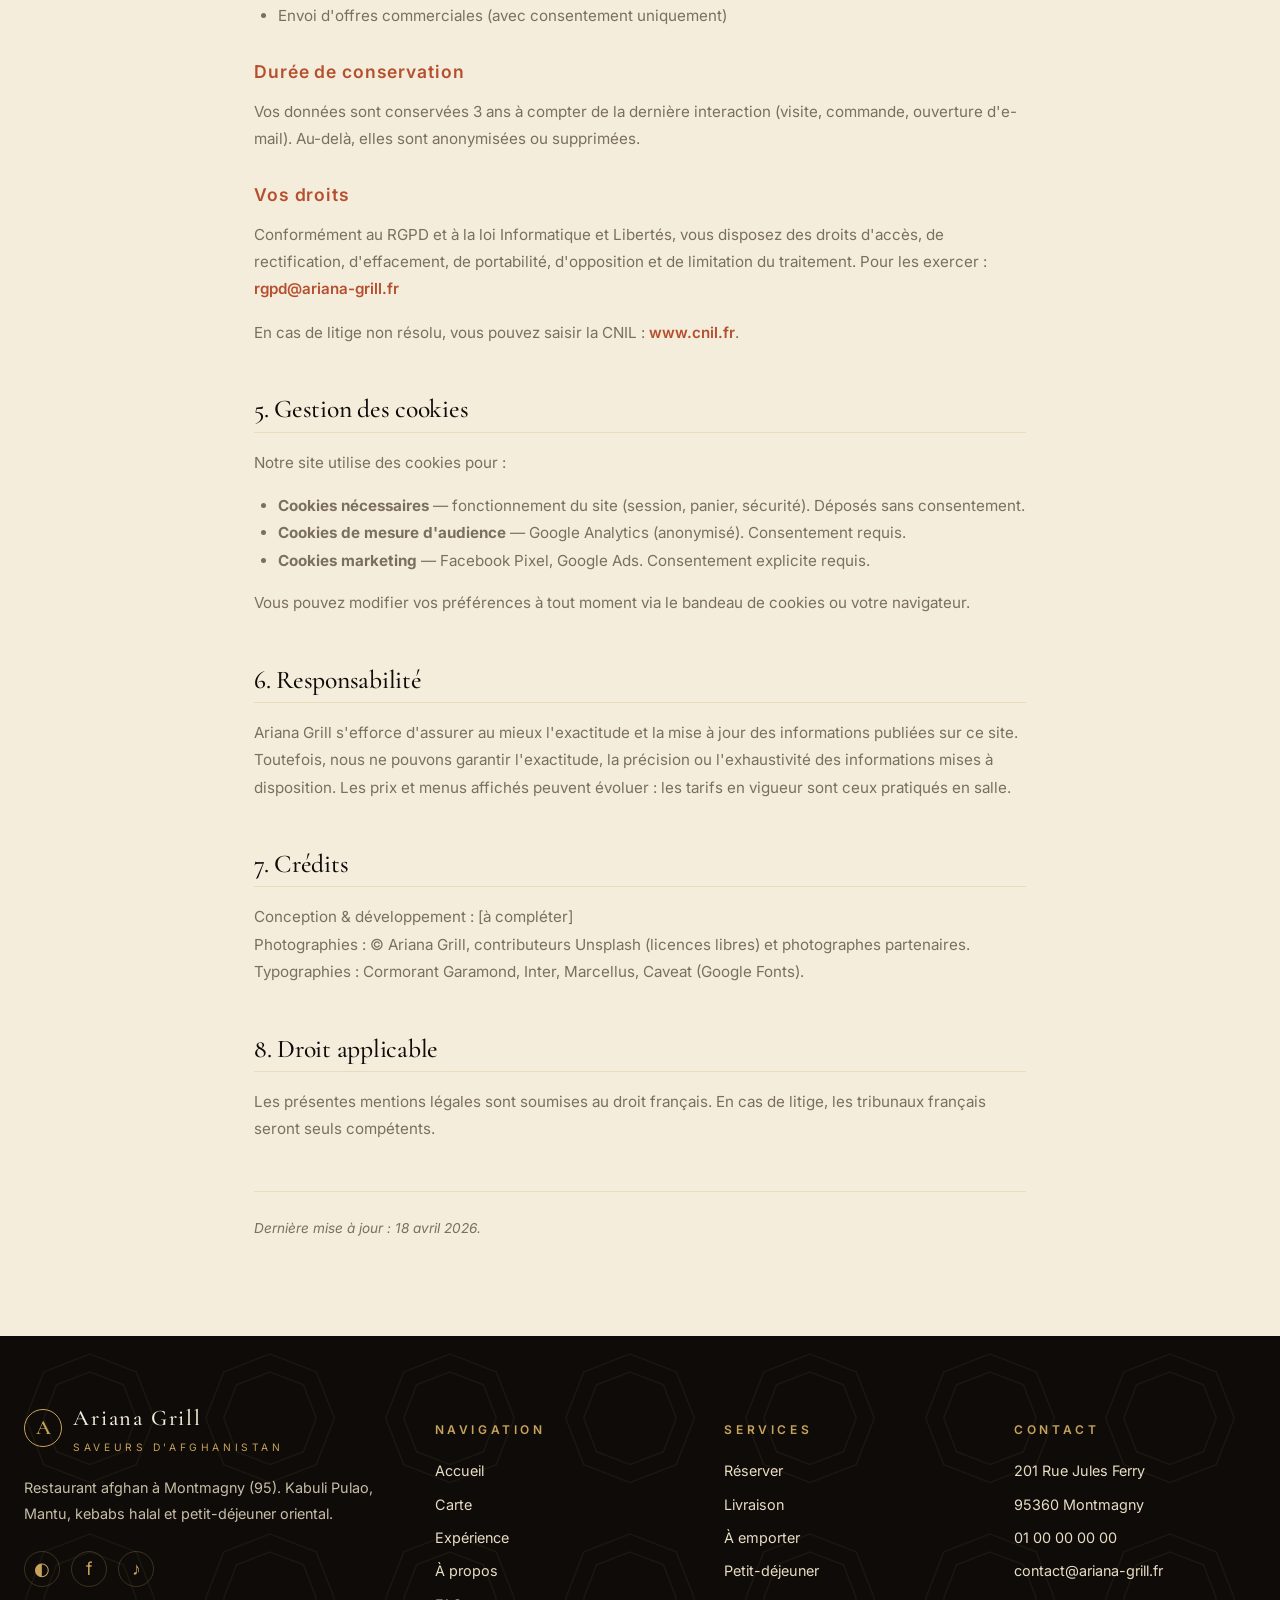
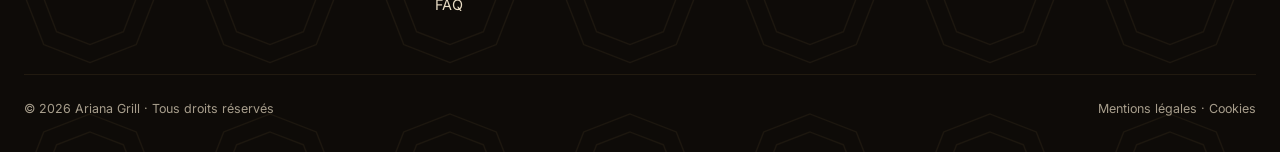
<file: mentions-legales.html>
<!DOCTYPE html>
<html lang="fr">
<head>
<meta charset="UTF-8">
<meta name="viewport" content="width=device-width, initial-scale=1.0">
<title>Mentions légales & Confidentialité — Ariana Grill</title>
<meta name="description" content="Mentions légales, politique de confidentialité et gestion des cookies d'Ariana Grill — Restaurant afghan à Montmagny (95).">
<meta name="robots" content="index, follow">
<link rel="canonical" href="https://www.ariana-grill.fr/mentions-legales.html">

<link rel="preconnect" href="https://fonts.googleapis.com">
<link rel="preconnect" href="https://fonts.gstatic.com" crossorigin>
<link href="https://fonts.googleapis.com/css2?family=Cormorant+Garamond:ital,wght@0,400;0,500;0,600;1,400;1,500&family=Inter:wght@400;500;600;700&family=Marcellus&display=swap" rel="stylesheet">
<link rel="stylesheet" href="assets/css/style.css">

<style>
.legal { max-width: 820px; margin-inline: auto; }
.legal h2 { margin-top: 3rem; font-size: 1.6rem; color: var(--c-night); padding-bottom: 0.5rem; border-bottom: 1px solid var(--c-line); }
.legal h3 { font-family: var(--f-body); font-size: 1.1rem; margin-top: 2rem; font-weight: 600; color: var(--c-terracotta); letter-spacing: 0.05em; }
.legal p { color: var(--c-muted); line-height: 1.8; font-size: 0.95rem; }
.legal ul { color: var(--c-muted); line-height: 1.8; font-size: 0.95rem; padding-left: 1.5rem; }
.legal a { color: var(--c-terracotta); font-weight: 600; }
</style>
</head>
<body>

<nav class="nav">
  <div class="nav-inner">
    <a href="index.html" class="brand">
      <span class="brand-mark">A</span>
      <span><span class="brand-name">Ariana Grill</span><span class="brand-tag">Saveurs d'Afghanistan</span></span>
    </a>
    <ul class="nav-links" id="nav-links">
      <li><a href="index.html">Accueil</a></li>
      <li><a href="menu.html">Carte</a></li>
      <li><a href="experience.html">Expérience</a></li>
      <li><a href="a-propos.html">À propos</a></li>
      <li><a href="livraison.html">Livraison</a></li>
      <li><a href="contact.html">Contact</a></li>
    </ul>
    <div class="nav-cta">
      <a href="reservation.html" class="btn btn-primary">Réserver</a>
      <button class="burger" aria-label="Menu"><span></span><span></span><span></span></button>
    </div>
  </div>
</nav>

<section class="page-header">
  <div class="container">
    <span class="eyebrow" style="justify-content:center; display:inline-flex">Informations légales</span>
    <h1>Mentions <em>légales</em></h1>
    <p class="lead">Transparence, conformité RGPD &amp; gestion des cookies.</p>
  </div>
</section>

<section class="section bg-cream">
  <div class="container legal">

    <h2>1. Éditeur du site</h2>
    <p><strong>Ariana Grill</strong><br>
    201 Rue Jules Ferry, 95360 Montmagny, France<br>
    SIRET : [à compléter] · Code APE : 5610A<br>
    Téléphone : <a href="tel:+33100000000">01 00 00 00 00</a><br>
    E-mail : <a href="mailto:contact@ariana-grill.fr">contact@ariana-grill.fr</a><br>
    Directeur de la publication : [Nom du dirigeant]<br>
    TVA intracommunautaire : FR [à compléter]</p>

    <h2>2. Hébergeur</h2>
    <p>Le site <strong>www.ariana-grill.fr</strong> est hébergé par&nbsp;:<br>
    [Nom de l'hébergeur, ex : OVH / Infomaniak / Webflow]<br>
    Adresse du siège · Téléphone de support</p>

    <h2>3. Propriété intellectuelle</h2>
    <p>L'ensemble des éléments du site (textes, images, graphismes, logo, structure, code) est la propriété exclusive d'Ariana Grill ou de ses partenaires. Toute reproduction, représentation, modification ou exploitation, totale ou partielle, sans autorisation écrite préalable, est strictement interdite (articles L.335-2 et suivants du Code de la propriété intellectuelle).</p>

    <h2>4. Politique de confidentialité (RGPD)</h2>

    <h3>Données collectées</h3>
    <p>Dans le cadre du formulaire de réservation et de contact, nous collectons&nbsp;:</p>
    <ul>
      <li>Nom, prénom, téléphone, e-mail</li>
      <li>Date, heure et nombre de convives souhaités</li>
      <li>Préférences et allergies (facultatives)</li>
    </ul>

    <h3>Finalité du traitement</h3>
    <ul>
      <li>Gestion de votre réservation ou de votre demande de contact</li>
      <li>Envoi de la confirmation et rappel par SMS / e-mail</li>
      <li>Amélioration du service (analyses anonymisées)</li>
      <li>Envoi d'offres commerciales (avec consentement uniquement)</li>
    </ul>

    <h3>Durée de conservation</h3>
    <p>Vos données sont conservées 3 ans à compter de la dernière interaction (visite, commande, ouverture d'e-mail). Au-delà, elles sont anonymisées ou supprimées.</p>

    <h3>Vos droits</h3>
    <p>Conformément au RGPD et à la loi Informatique et Libertés, vous disposez des droits d'accès, de rectification, d'effacement, de portabilité, d'opposition et de limitation du traitement. Pour les exercer&nbsp;:<br>
    <a href="mailto:rgpd@ariana-grill.fr">rgpd@ariana-grill.fr</a></p>

    <p>En cas de litige non résolu, vous pouvez saisir la CNIL&nbsp;: <a href="https://www.cnil.fr" target="_blank" rel="noopener">www.cnil.fr</a>.</p>

    <h2 id="cookies">5. Gestion des cookies</h2>
    <p>Notre site utilise des cookies pour&nbsp;:</p>
    <ul>
      <li><strong>Cookies nécessaires</strong> — fonctionnement du site (session, panier, sécurité). Déposés sans consentement.</li>
      <li><strong>Cookies de mesure d'audience</strong> — Google Analytics (anonymisé). Consentement requis.</li>
      <li><strong>Cookies marketing</strong> — Facebook Pixel, Google Ads. Consentement explicite requis.</li>
    </ul>
    <p>Vous pouvez modifier vos préférences à tout moment via le bandeau de cookies ou votre navigateur.</p>

    <h2>6. Responsabilité</h2>
    <p>Ariana Grill s'efforce d'assurer au mieux l'exactitude et la mise à jour des informations publiées sur ce site. Toutefois, nous ne pouvons garantir l'exactitude, la précision ou l'exhaustivité des informations mises à disposition. Les prix et menus affichés peuvent évoluer&nbsp;: les tarifs en vigueur sont ceux pratiqués en salle.</p>

    <h2>7. Crédits</h2>
    <p>Conception &amp; développement&nbsp;: [à compléter]<br>
    Photographies&nbsp;: © Ariana Grill, contributeurs Unsplash (licences libres) et photographes partenaires.<br>
    Typographies&nbsp;: Cormorant Garamond, Inter, Marcellus, Caveat (Google Fonts).</p>

    <h2>8. Droit applicable</h2>
    <p>Les présentes mentions légales sont soumises au droit français. En cas de litige, les tribunaux français seront seuls compétents.</p>

    <p style="margin-top: 3rem; padding-top: 1.5rem; border-top: 1px solid var(--c-line); font-size: 0.85rem; color: var(--c-muted); font-style: italic">Dernière mise à jour&nbsp;: 18 avril 2026.</p>

  </div>
</section>

<footer class="footer">
  <div class="container">
    <div class="footer-grid">
      <div class="footer-about">
        <div class="brand" style="margin-bottom:1.2rem">
          <span class="brand-mark">A</span>
          <span><span class="brand-name">Ariana Grill</span><span class="brand-tag">Saveurs d'Afghanistan</span></span>
        </div>
        <p>Restaurant afghan à Montmagny (95). Kabuli Pulao, Mantu, kebabs halal et petit-déjeuner oriental.</p>
        <div class="socials" style="margin-top:1.5rem">
          <a href="#" aria-label="Instagram">◐</a><a href="#" aria-label="Facebook">f</a><a href="#" aria-label="TikTok">♪</a>
        </div>
      </div>
      <div><h5>Navigation</h5><ul>
        <li><a href="index.html">Accueil</a></li><li><a href="menu.html">Carte</a></li>
        <li><a href="experience.html">Expérience</a></li><li><a href="a-propos.html">À propos</a></li>
        <li><a href="faq.html">FAQ</a></li>
      </ul></div>
      <div><h5>Services</h5><ul>
        <li><a href="reservation.html">Réserver</a></li>
        <li><a href="livraison.html">Livraison</a></li>
        <li><a href="livraison.html">À emporter</a></li>
        <li><a href="menu.html#petit-dejeuner">Petit-déjeuner</a></li>
      </ul></div>
      <div><h5>Contact</h5><ul>
        <li>201 Rue Jules Ferry</li><li>95360 Montmagny</li>
        <li><a href="tel:+33100000000">01 00 00 00 00</a></li>
        <li><a href="mailto:contact@ariana-grill.fr">contact@ariana-grill.fr</a></li>
      </ul></div>
    </div>
    <div class="footer-bottom">
      <span>© 2026 Ariana Grill · Tous droits réservés</span>
      <span><a href="mentions-legales.html">Mentions légales</a> · <a href="mentions-legales.html#cookies">Cookies</a></span>
    </div>
  </div>
</footer>

<script src="assets/js/main.js"></script>
</body>
</html>
</file>
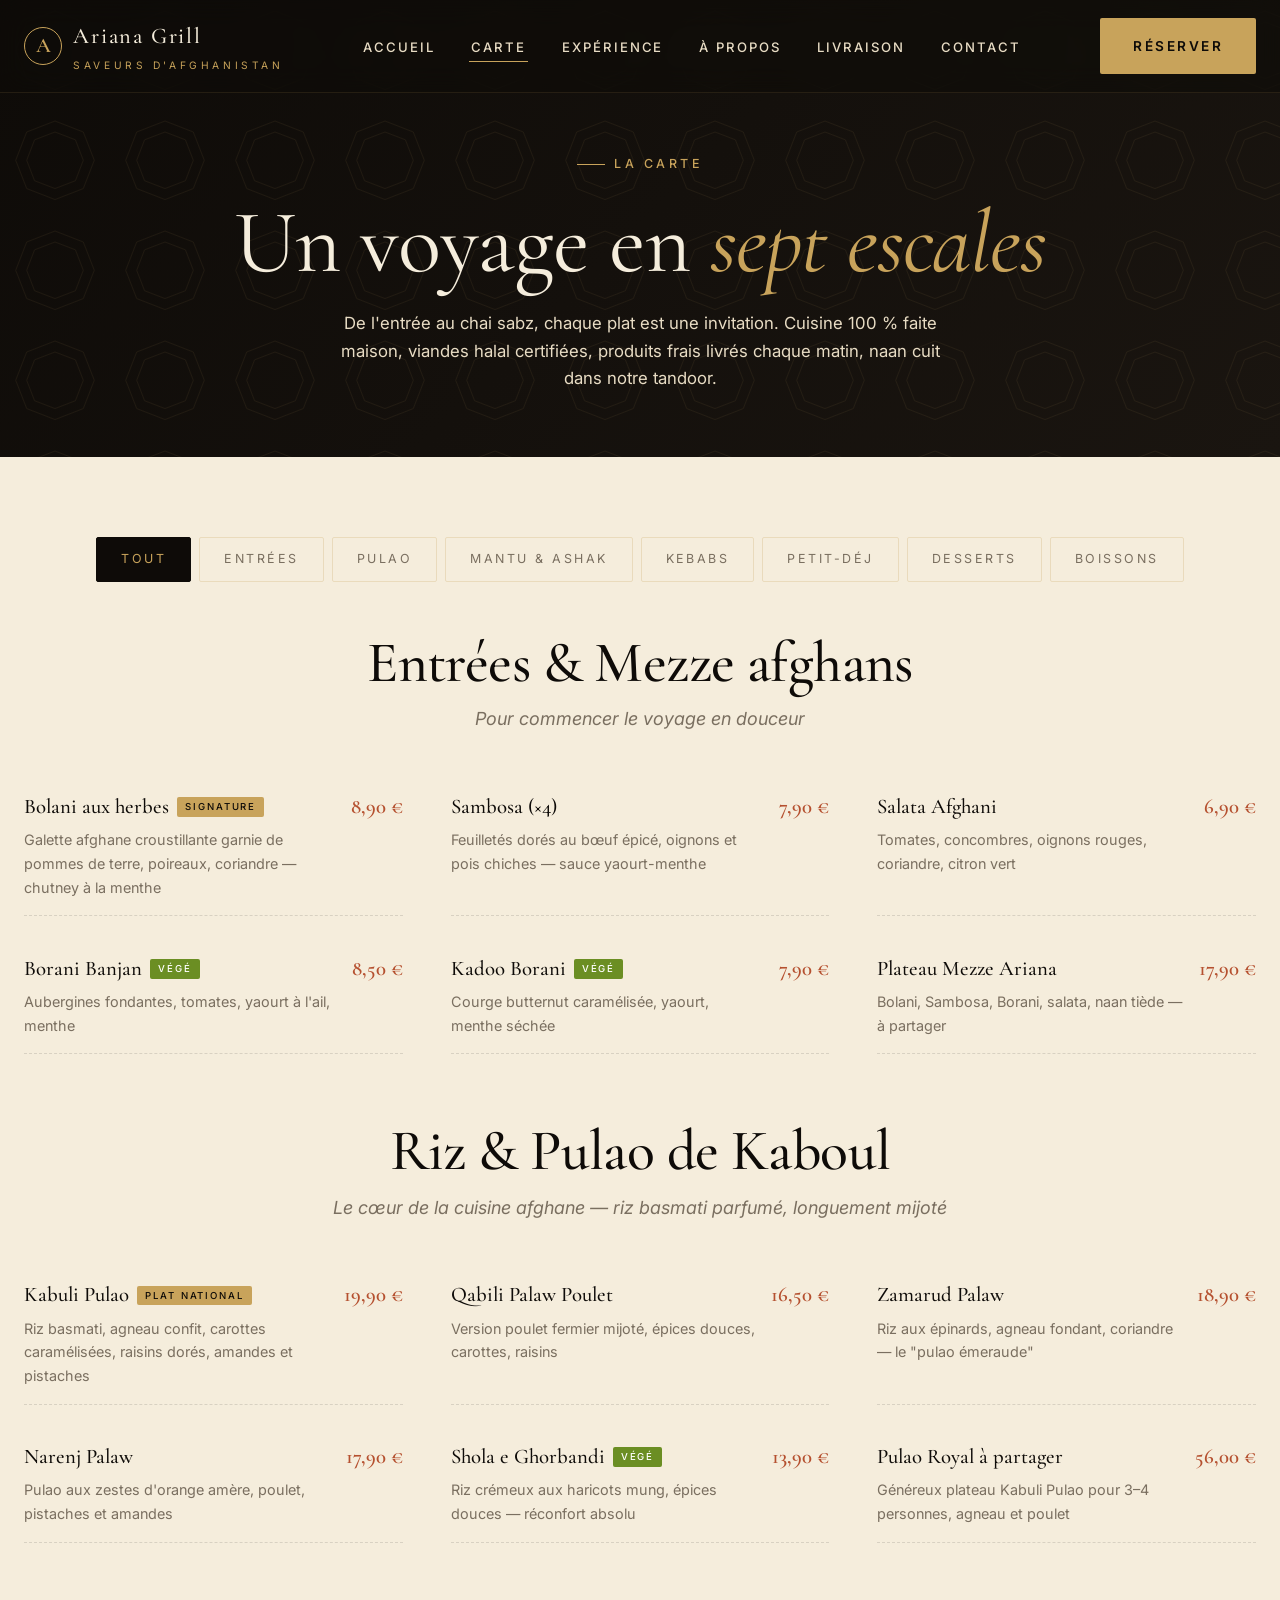
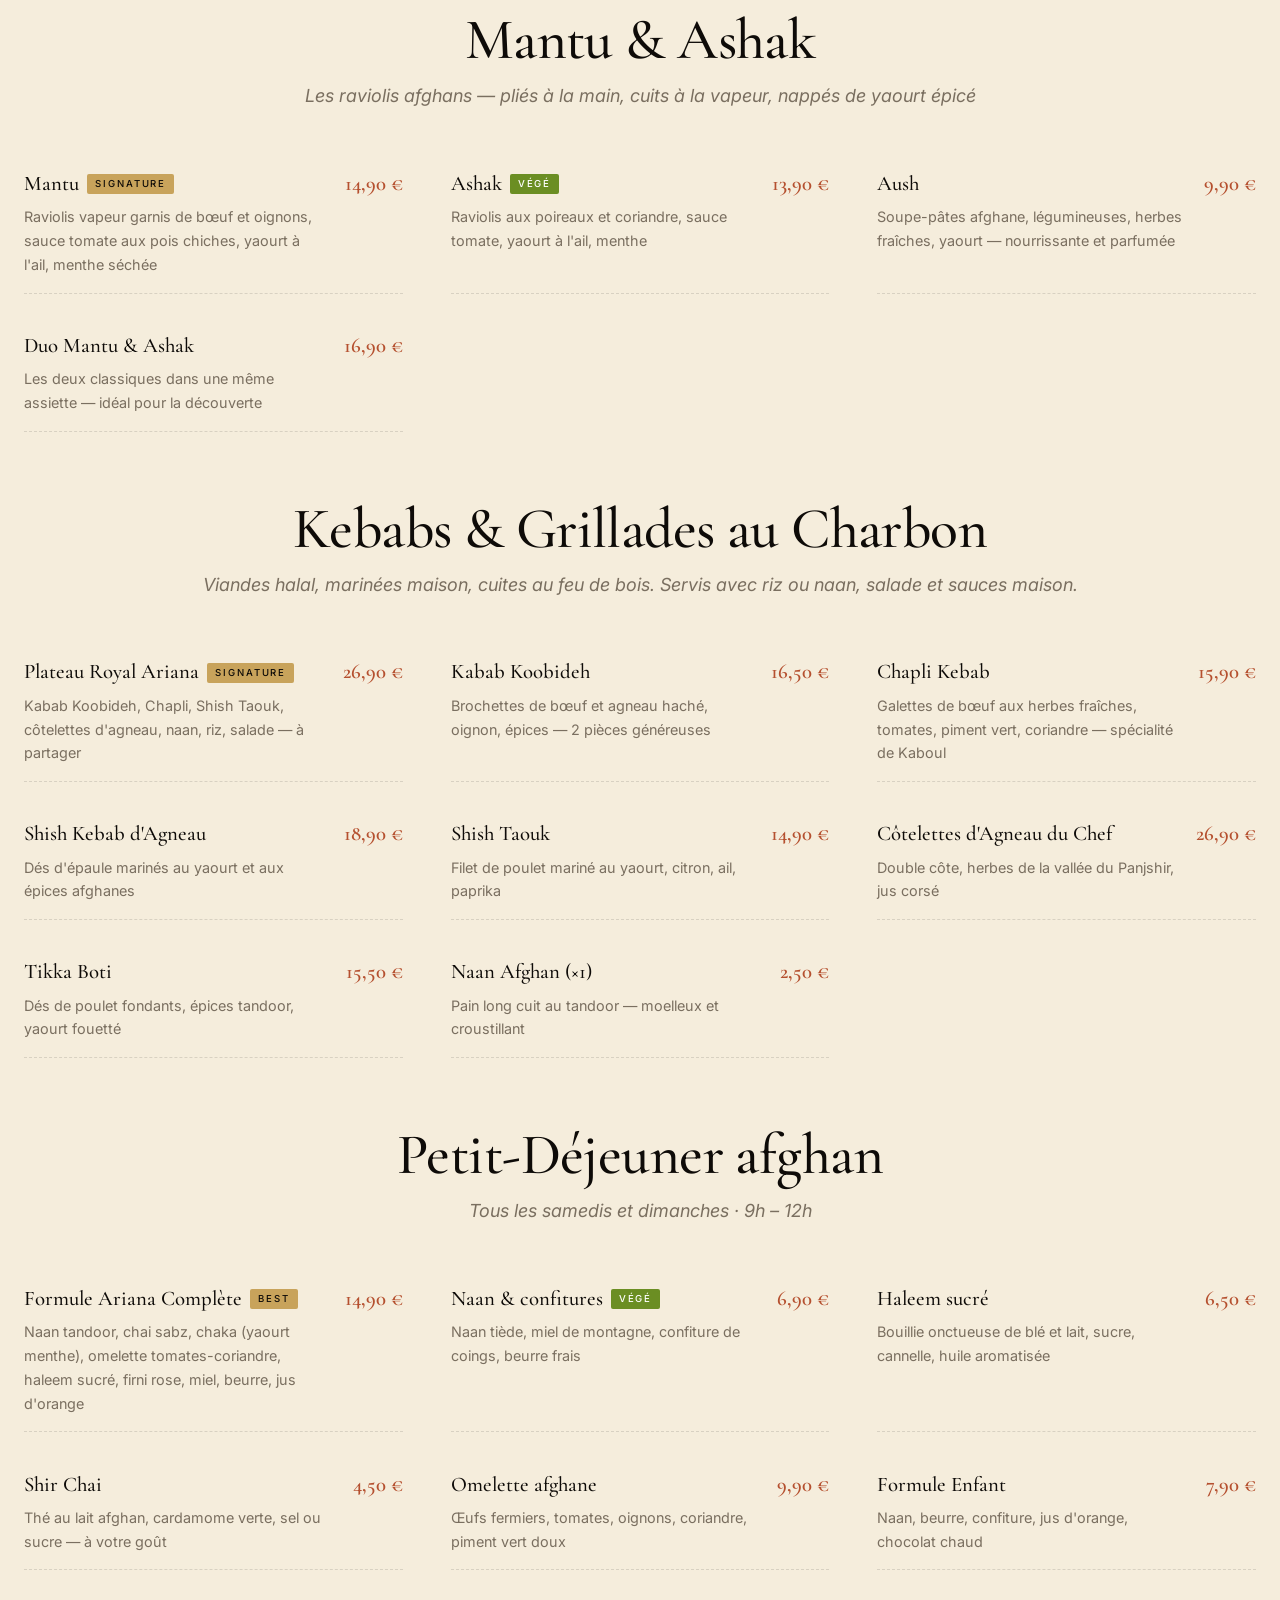
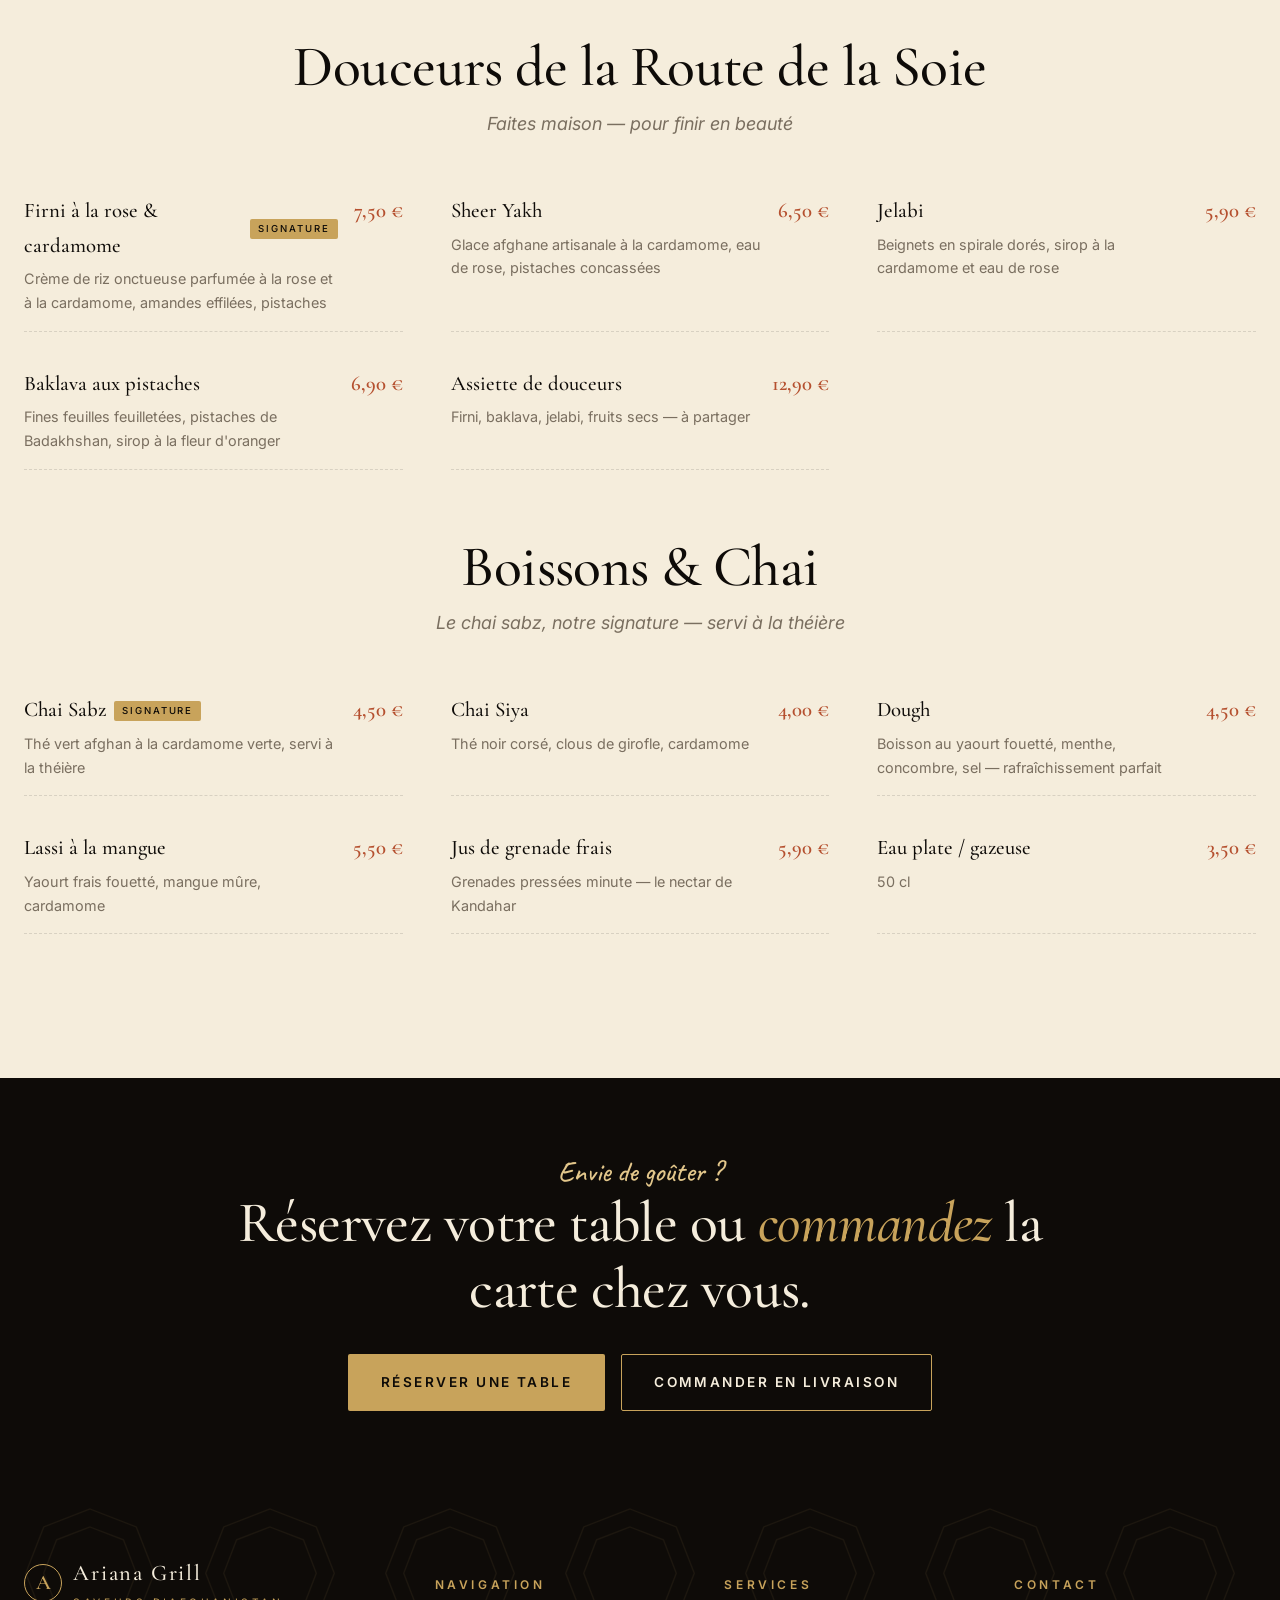
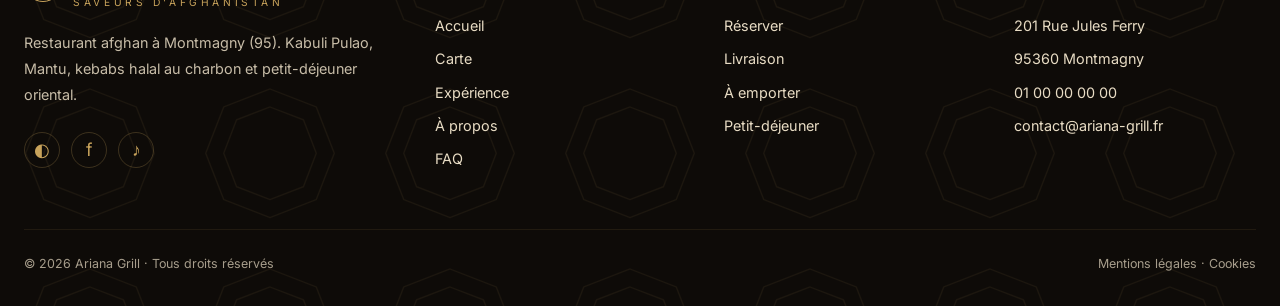
<file: menu.html>
<!DOCTYPE html>
<html lang="fr">
<head>
<meta charset="UTF-8">
<meta name="viewport" content="width=device-width, initial-scale=1.0">
<title>La Carte — Kabuli Pulao, Mantu, Kebabs Halal | Ariana Grill Montmagny</title>
<meta name="description" content="Découvrez la carte d'Ariana Grill à Montmagny : Kabuli Pulao, Mantu, Ashak, kebabs afghans au charbon, naan au tandoor, Bolani, Sambosa, desserts à la cardamome et chai. 100 % halal, frais, fait maison.">
<link rel="canonical" href="https://www.ariana-grill.fr/menu.html">
<meta property="og:title" content="La Carte d'Ariana Grill — Kabuli Pulao, Mantu, Kebabs afghans">
<meta property="og:description" content="Pulao, Mantu, Ashak, kebabs au charbon, naan au tandoor et petit-déjeuner afghan authentique à Montmagny.">

<script type="application/ld+json">
{
  "@context": "https://schema.org",
  "@type": "Menu",
  "name": "Carte Ariana Grill",
  "inLanguage": "fr-FR",
  "hasMenuSection": [
    { "@type": "MenuSection", "name": "Entrées & Mezze afghans" },
    { "@type": "MenuSection", "name": "Riz & Pulao" },
    { "@type": "MenuSection", "name": "Mantu & Ashak" },
    { "@type": "MenuSection", "name": "Kebabs & Grillades" },
    { "@type": "MenuSection", "name": "Petit-Déjeuner afghan" },
    { "@type": "MenuSection", "name": "Desserts" },
    { "@type": "MenuSection", "name": "Boissons & Chai" }
  ]
}
</script>

<link rel="preconnect" href="https://fonts.googleapis.com">
<link rel="preconnect" href="https://fonts.gstatic.com" crossorigin>
<link href="https://fonts.googleapis.com/css2?family=Cormorant+Garamond:ital,wght@0,400;0,500;0,600;1,400;1,500&family=Inter:wght@400;500;600;700&family=Marcellus&family=Caveat:wght@500;600&display=swap" rel="stylesheet">
<link rel="stylesheet" href="assets/css/style.css">
</head>
<body>

<!-- NAV -->
<nav class="nav">
  <div class="nav-inner">
    <a href="index.html" class="brand">
      <span class="brand-mark">A</span>
      <span><span class="brand-name">Ariana Grill</span><span class="brand-tag">Saveurs d'Afghanistan</span></span>
    </a>
    <ul class="nav-links" id="nav-links">
      <li><a href="index.html">Accueil</a></li>
      <li><a href="menu.html" class="active">Carte</a></li>
      <li><a href="experience.html">Expérience</a></li>
      <li><a href="a-propos.html">À propos</a></li>
      <li><a href="livraison.html">Livraison</a></li>
      <li><a href="contact.html">Contact</a></li>
    </ul>
    <div class="nav-cta">
      <a href="reservation.html" class="btn btn-primary">Réserver</a>
      <button class="burger" aria-label="Menu"><span></span><span></span><span></span></button>
    </div>
  </div>
</nav>

<!-- HEADER -->
<section class="page-header">
  <div class="container">
    <span class="eyebrow" style="justify-content:center; display:inline-flex">La carte</span>
    <h1>Un voyage en <em>sept escales</em></h1>
    <p class="lead">De l'entrée au chai sabz, chaque plat est une invitation. Cuisine 100 % faite maison, viandes halal certifiées, produits frais livrés chaque matin, naan cuit dans notre tandoor.</p>
  </div>
</section>

<!-- MENU SECTION -->
<section class="section bg-cream">
  <div class="container">

    <!-- FILTER TABS -->
    <div class="menu-tabs">
      <button class="active" data-target="all">Tout</button>
      <button data-target="entrees">Entrées</button>
      <button data-target="pulao">Pulao</button>
      <button data-target="mantu">Mantu &amp; Ashak</button>
      <button data-target="kebabs">Kebabs</button>
      <button data-target="petit-dejeuner">Petit-déj</button>
      <button data-target="desserts">Desserts</button>
      <button data-target="boissons">Boissons</button>
    </div>

    <!-- ENTRÉES -->
    <div class="menu-category" data-cat="entrees" id="entrees">
      <h2>Entrées &amp; Mezze afghans</h2>
      <p class="desc">Pour commencer le voyage en douceur</p>
      <div class="menu-grid">
        <div class="menu-item">
          <div class="menu-item-body">
            <p class="menu-item-name">Bolani aux herbes <span class="tag tag--chef">Signature</span></p>
            <p class="menu-item-desc">Galette afghane croustillante garnie de pommes de terre, poireaux, coriandre — chutney à la menthe</p>
          </div>
          <span class="menu-item-price">8,90 €</span>
        </div>
        <div class="menu-item">
          <div class="menu-item-body">
            <p class="menu-item-name">Sambosa (×4)</p>
            <p class="menu-item-desc">Feuilletés dorés au bœuf épicé, oignons et pois chiches — sauce yaourt-menthe</p>
          </div>
          <span class="menu-item-price">7,90 €</span>
        </div>
        <div class="menu-item">
          <div class="menu-item-body">
            <p class="menu-item-name">Salata Afghani</p>
            <p class="menu-item-desc">Tomates, concombres, oignons rouges, coriandre, citron vert</p>
          </div>
          <span class="menu-item-price">6,90 €</span>
        </div>
        <div class="menu-item">
          <div class="menu-item-body">
            <p class="menu-item-name">Borani Banjan <span class="tag tag--veg">Végé</span></p>
            <p class="menu-item-desc">Aubergines fondantes, tomates, yaourt à l'ail, menthe</p>
          </div>
          <span class="menu-item-price">8,50 €</span>
        </div>
        <div class="menu-item">
          <div class="menu-item-body">
            <p class="menu-item-name">Kadoo Borani <span class="tag tag--veg">Végé</span></p>
            <p class="menu-item-desc">Courge butternut caramélisée, yaourt, menthe séchée</p>
          </div>
          <span class="menu-item-price">7,90 €</span>
        </div>
        <div class="menu-item">
          <div class="menu-item-body">
            <p class="menu-item-name">Plateau Mezze Ariana</p>
            <p class="menu-item-desc">Bolani, Sambosa, Borani, salata, naan tiède — à partager</p>
          </div>
          <span class="menu-item-price">17,90 €</span>
        </div>
      </div>
    </div>

    <!-- PULAO / RIZ -->
    <div class="menu-category" data-cat="pulao" id="pulao">
      <h2>Riz &amp; Pulao de Kaboul</h2>
      <p class="desc">Le cœur de la cuisine afghane — riz basmati parfumé, longuement mijoté</p>
      <div class="menu-grid">
        <div class="menu-item">
          <div class="menu-item-body">
            <p class="menu-item-name">Kabuli Pulao <span class="tag tag--chef">Plat national</span></p>
            <p class="menu-item-desc">Riz basmati, agneau confit, carottes caramélisées, raisins dorés, amandes et pistaches</p>
          </div>
          <span class="menu-item-price">19,90 €</span>
        </div>
        <div class="menu-item">
          <div class="menu-item-body">
            <p class="menu-item-name">Qabili Palaw Poulet</p>
            <p class="menu-item-desc">Version poulet fermier mijoté, épices douces, carottes, raisins</p>
          </div>
          <span class="menu-item-price">16,50 €</span>
        </div>
        <div class="menu-item">
          <div class="menu-item-body">
            <p class="menu-item-name">Zamarud Palaw</p>
            <p class="menu-item-desc">Riz aux épinards, agneau fondant, coriandre — le "pulao émeraude"</p>
          </div>
          <span class="menu-item-price">18,90 €</span>
        </div>
        <div class="menu-item">
          <div class="menu-item-body">
            <p class="menu-item-name">Narenj Palaw</p>
            <p class="menu-item-desc">Pulao aux zestes d'orange amère, poulet, pistaches et amandes</p>
          </div>
          <span class="menu-item-price">17,90 €</span>
        </div>
        <div class="menu-item">
          <div class="menu-item-body">
            <p class="menu-item-name">Shola e Ghorbandi <span class="tag tag--veg">Végé</span></p>
            <p class="menu-item-desc">Riz crémeux aux haricots mung, épices douces — réconfort absolu</p>
          </div>
          <span class="menu-item-price">13,90 €</span>
        </div>
        <div class="menu-item">
          <div class="menu-item-body">
            <p class="menu-item-name">Pulao Royal à partager</p>
            <p class="menu-item-desc">Généreux plateau Kabuli Pulao pour 3–4 personnes, agneau et poulet</p>
          </div>
          <span class="menu-item-price">56,00 €</span>
        </div>
      </div>
    </div>

    <!-- MANTU & ASHAK -->
    <div class="menu-category" data-cat="mantu" id="mantu">
      <h2>Mantu &amp; Ashak</h2>
      <p class="desc">Les raviolis afghans&nbsp;— pliés à la main, cuits à la vapeur, nappés de yaourt épicé</p>
      <div class="menu-grid">
        <div class="menu-item">
          <div class="menu-item-body">
            <p class="menu-item-name">Mantu <span class="tag tag--chef">Signature</span></p>
            <p class="menu-item-desc">Raviolis vapeur garnis de bœuf et oignons, sauce tomate aux pois chiches, yaourt à l'ail, menthe séchée</p>
          </div>
          <span class="menu-item-price">14,90 €</span>
        </div>
        <div class="menu-item">
          <div class="menu-item-body">
            <p class="menu-item-name">Ashak <span class="tag tag--veg">Végé</span></p>
            <p class="menu-item-desc">Raviolis aux poireaux et coriandre, sauce tomate, yaourt à l'ail, menthe</p>
          </div>
          <span class="menu-item-price">13,90 €</span>
        </div>
        <div class="menu-item">
          <div class="menu-item-body">
            <p class="menu-item-name">Aush</p>
            <p class="menu-item-desc">Soupe-pâtes afghane, légumineuses, herbes fraîches, yaourt — nourrissante et parfumée</p>
          </div>
          <span class="menu-item-price">9,90 €</span>
        </div>
        <div class="menu-item">
          <div class="menu-item-body">
            <p class="menu-item-name">Duo Mantu &amp; Ashak</p>
            <p class="menu-item-desc">Les deux classiques dans une même assiette — idéal pour la découverte</p>
          </div>
          <span class="menu-item-price">16,90 €</span>
        </div>
      </div>
    </div>

    <!-- KEBABS / GRILLADES -->
    <div class="menu-category" data-cat="kebabs" id="kebabs">
      <h2>Kebabs &amp; Grillades au Charbon</h2>
      <p class="desc">Viandes halal, marinées maison, cuites au feu de bois. Servis avec riz ou naan, salade et sauces maison.</p>
      <div class="menu-grid">
        <div class="menu-item">
          <div class="menu-item-body">
            <p class="menu-item-name">Plateau Royal Ariana <span class="tag tag--chef">Signature</span></p>
            <p class="menu-item-desc">Kabab Koobideh, Chapli, Shish Taouk, côtelettes d'agneau, naan, riz, salade — à partager</p>
          </div>
          <span class="menu-item-price">26,90 €</span>
        </div>
        <div class="menu-item">
          <div class="menu-item-body">
            <p class="menu-item-name">Kabab Koobideh</p>
            <p class="menu-item-desc">Brochettes de bœuf et agneau haché, oignon, épices — 2 pièces généreuses</p>
          </div>
          <span class="menu-item-price">16,50 €</span>
        </div>
        <div class="menu-item">
          <div class="menu-item-body">
            <p class="menu-item-name">Chapli Kebab</p>
            <p class="menu-item-desc">Galettes de bœuf aux herbes fraîches, tomates, piment vert, coriandre — spécialité de Kaboul</p>
          </div>
          <span class="menu-item-price">15,90 €</span>
        </div>
        <div class="menu-item">
          <div class="menu-item-body">
            <p class="menu-item-name">Shish Kebab d'Agneau</p>
            <p class="menu-item-desc">Dés d'épaule marinés au yaourt et aux épices afghanes</p>
          </div>
          <span class="menu-item-price">18,90 €</span>
        </div>
        <div class="menu-item">
          <div class="menu-item-body">
            <p class="menu-item-name">Shish Taouk</p>
            <p class="menu-item-desc">Filet de poulet mariné au yaourt, citron, ail, paprika</p>
          </div>
          <span class="menu-item-price">14,90 €</span>
        </div>
        <div class="menu-item">
          <div class="menu-item-body">
            <p class="menu-item-name">Côtelettes d'Agneau du Chef</p>
            <p class="menu-item-desc">Double côte, herbes de la vallée du Panjshir, jus corsé</p>
          </div>
          <span class="menu-item-price">26,90 €</span>
        </div>
        <div class="menu-item">
          <div class="menu-item-body">
            <p class="menu-item-name">Tikka Boti</p>
            <p class="menu-item-desc">Dés de poulet fondants, épices tandoor, yaourt fouetté</p>
          </div>
          <span class="menu-item-price">15,50 €</span>
        </div>
        <div class="menu-item">
          <div class="menu-item-body">
            <p class="menu-item-name">Naan Afghan (×1)</p>
            <p class="menu-item-desc">Pain long cuit au tandoor — moelleux et croustillant</p>
          </div>
          <span class="menu-item-price">2,50 €</span>
        </div>
      </div>
    </div>

    <!-- PETIT DÉJEUNER -->
    <div class="menu-category" data-cat="petit-dejeuner" id="petit-dejeuner">
      <h2>Petit-Déjeuner afghan</h2>
      <p class="desc">Tous les samedis et dimanches · 9h – 12h</p>
      <div class="menu-grid">
        <div class="menu-item">
          <div class="menu-item-body">
            <p class="menu-item-name">Formule Ariana Complète <span class="tag tag--chef">Best</span></p>
            <p class="menu-item-desc">Naan tandoor, chai sabz, chaka (yaourt menthe), omelette tomates-coriandre, haleem sucré, firni rose, miel, beurre, jus d'orange</p>
          </div>
          <span class="menu-item-price">14,90 €</span>
        </div>
        <div class="menu-item">
          <div class="menu-item-body">
            <p class="menu-item-name">Naan &amp; confitures <span class="tag tag--veg">Végé</span></p>
            <p class="menu-item-desc">Naan tiède, miel de montagne, confiture de coings, beurre frais</p>
          </div>
          <span class="menu-item-price">6,90 €</span>
        </div>
        <div class="menu-item">
          <div class="menu-item-body">
            <p class="menu-item-name">Haleem sucré</p>
            <p class="menu-item-desc">Bouillie onctueuse de blé et lait, sucre, cannelle, huile aromatisée</p>
          </div>
          <span class="menu-item-price">6,50 €</span>
        </div>
        <div class="menu-item">
          <div class="menu-item-body">
            <p class="menu-item-name">Shir Chai</p>
            <p class="menu-item-desc">Thé au lait afghan, cardamome verte, sel ou sucre — à votre goût</p>
          </div>
          <span class="menu-item-price">4,50 €</span>
        </div>
        <div class="menu-item">
          <div class="menu-item-body">
            <p class="menu-item-name">Omelette afghane</p>
            <p class="menu-item-desc">Œufs fermiers, tomates, oignons, coriandre, piment vert doux</p>
          </div>
          <span class="menu-item-price">9,90 €</span>
        </div>
        <div class="menu-item">
          <div class="menu-item-body">
            <p class="menu-item-name">Formule Enfant</p>
            <p class="menu-item-desc">Naan, beurre, confiture, jus d'orange, chocolat chaud</p>
          </div>
          <span class="menu-item-price">7,90 €</span>
        </div>
      </div>
    </div>

    <!-- DESSERTS -->
    <div class="menu-category" data-cat="desserts" id="desserts">
      <h2>Douceurs de la Route de la Soie</h2>
      <p class="desc">Faites maison — pour finir en beauté</p>
      <div class="menu-grid">
        <div class="menu-item">
          <div class="menu-item-body">
            <p class="menu-item-name">Firni à la rose &amp; cardamome <span class="tag tag--chef">Signature</span></p>
            <p class="menu-item-desc">Crème de riz onctueuse parfumée à la rose et à la cardamome, amandes effilées, pistaches</p>
          </div>
          <span class="menu-item-price">7,50 €</span>
        </div>
        <div class="menu-item">
          <div class="menu-item-body">
            <p class="menu-item-name">Sheer Yakh</p>
            <p class="menu-item-desc">Glace afghane artisanale à la cardamome, eau de rose, pistaches concassées</p>
          </div>
          <span class="menu-item-price">6,50 €</span>
        </div>
        <div class="menu-item">
          <div class="menu-item-body">
            <p class="menu-item-name">Jelabi</p>
            <p class="menu-item-desc">Beignets en spirale dorés, sirop à la cardamome et eau de rose</p>
          </div>
          <span class="menu-item-price">5,90 €</span>
        </div>
        <div class="menu-item">
          <div class="menu-item-body">
            <p class="menu-item-name">Baklava aux pistaches</p>
            <p class="menu-item-desc">Fines feuilles feuilletées, pistaches de Badakhshan, sirop à la fleur d'oranger</p>
          </div>
          <span class="menu-item-price">6,90 €</span>
        </div>
        <div class="menu-item">
          <div class="menu-item-body">
            <p class="menu-item-name">Assiette de douceurs</p>
            <p class="menu-item-desc">Firni, baklava, jelabi, fruits secs — à partager</p>
          </div>
          <span class="menu-item-price">12,90 €</span>
        </div>
      </div>
    </div>

    <!-- BOISSONS -->
    <div class="menu-category" data-cat="boissons" id="boissons">
      <h2>Boissons &amp; Chai</h2>
      <p class="desc">Le chai sabz, notre signature — servi à la théière</p>
      <div class="menu-grid">
        <div class="menu-item">
          <div class="menu-item-body">
            <p class="menu-item-name">Chai Sabz <span class="tag tag--chef">Signature</span></p>
            <p class="menu-item-desc">Thé vert afghan à la cardamome verte, servi à la théière</p>
          </div>
          <span class="menu-item-price">4,50 €</span>
        </div>
        <div class="menu-item">
          <div class="menu-item-body">
            <p class="menu-item-name">Chai Siya</p>
            <p class="menu-item-desc">Thé noir corsé, clous de girofle, cardamome</p>
          </div>
          <span class="menu-item-price">4,00 €</span>
        </div>
        <div class="menu-item">
          <div class="menu-item-body">
            <p class="menu-item-name">Dough</p>
            <p class="menu-item-desc">Boisson au yaourt fouetté, menthe, concombre, sel — rafraîchissement parfait</p>
          </div>
          <span class="menu-item-price">4,50 €</span>
        </div>
        <div class="menu-item">
          <div class="menu-item-body">
            <p class="menu-item-name">Lassi à la mangue</p>
            <p class="menu-item-desc">Yaourt frais fouetté, mangue mûre, cardamome</p>
          </div>
          <span class="menu-item-price">5,50 €</span>
        </div>
        <div class="menu-item">
          <div class="menu-item-body">
            <p class="menu-item-name">Jus de grenade frais</p>
            <p class="menu-item-desc">Grenades pressées minute — le nectar de Kandahar</p>
          </div>
          <span class="menu-item-price">5,90 €</span>
        </div>
        <div class="menu-item">
          <div class="menu-item-body">
            <p class="menu-item-name">Eau plate / gazeuse</p>
            <p class="menu-item-desc">50 cl</p>
          </div>
          <span class="menu-item-price">3,50 €</span>
        </div>
      </div>
    </div>

  </div>
</section>

<!-- CTA -->
<section class="section bg-night" style="text-align:center">
  <div class="container narrow">
    <span class="script" style="color:var(--c-gold-soft)">Envie de goûter ?</span>
    <h2 class="reveal" style="color:var(--c-cream)">Réservez votre table ou <em style="color:var(--c-gold); font-style:italic">commandez</em> la carte chez vous.</h2>
    <div class="hero-actions" style="margin-top:2rem">
      <a href="reservation.html" class="btn btn-primary">Réserver une table</a>
      <a href="livraison.html" class="btn btn-outline">Commander en livraison</a>
    </div>
  </div>
</section>

<!-- FOOTER -->
<footer class="footer">
  <div class="container">
    <div class="footer-grid">
      <div class="footer-about">
        <div class="brand" style="margin-bottom:1.2rem">
          <span class="brand-mark">A</span>
          <span><span class="brand-name">Ariana Grill</span><span class="brand-tag">Saveurs d'Afghanistan</span></span>
        </div>
        <p>Restaurant afghan à Montmagny (95). Kabuli Pulao, Mantu, kebabs halal au charbon et petit-déjeuner oriental.</p>
        <div class="socials" style="margin-top:1.5rem">
          <a href="#" aria-label="Instagram">◐</a>
          <a href="#" aria-label="Facebook">f</a>
          <a href="#" aria-label="TikTok">♪</a>
        </div>
      </div>
      <div>
        <h5>Navigation</h5>
        <ul>
          <li><a href="index.html">Accueil</a></li>
          <li><a href="menu.html">Carte</a></li>
          <li><a href="experience.html">Expérience</a></li>
          <li><a href="a-propos.html">À propos</a></li>
          <li><a href="faq.html">FAQ</a></li>
        </ul>
      </div>
      <div>
        <h5>Services</h5>
        <ul>
          <li><a href="reservation.html">Réserver</a></li>
          <li><a href="livraison.html">Livraison</a></li>
          <li><a href="livraison.html">À emporter</a></li>
          <li><a href="menu.html#petit-dejeuner">Petit-déjeuner</a></li>
        </ul>
      </div>
      <div>
        <h5>Contact</h5>
        <ul>
          <li>201 Rue Jules Ferry</li>
          <li>95360 Montmagny</li>
          <li><a href="tel:+33100000000">01 00 00 00 00</a></li>
          <li><a href="mailto:contact@ariana-grill.fr">contact@ariana-grill.fr</a></li>
        </ul>
      </div>
    </div>
    <div class="footer-bottom">
      <span>© 2026 Ariana Grill · Tous droits réservés</span>
      <span><a href="mentions-legales.html">Mentions légales</a> · <a href="mentions-legales.html#cookies">Cookies</a></span>
    </div>
  </div>
</footer>

<script src="assets/js/main.js"></script>
</body>
</html>
</file>
<file: assets/css/style.css>
/* =============================================================
   ARIANA GRILL — Design System
   Restaurant afghan premium • Montmagny (95)
   Palette: Nuit de Kaboul, Or de la Route de la Soie,
            Terracotta d'Hérat, Sable du Pamir
   ============================================================= */

/* ---------- 1. RESET & TOKENS ---------- */
:root {
  /* Couleurs */
  --c-night:      #0E0B08;   /* fond principal, nuit de Kaboul */
  --c-charcoal:   #1A1510;   /* fond secondaire */
  --c-gold:       #C8A35B;   /* or de la Route de la Soie — accent premium */
  --c-gold-soft:  #E3C78B;
  --c-terracotta: #B5502F;   /* terracotta d'Hérat */
  --c-sand:       #E8DCC4;   /* sable du Pamir */
  --c-cream:      #F5EDDC;   /* crème de lait d'amande */
  --c-ivory:      #FBF6EC;
  --c-text:       #2A2218;
  --c-muted:      #7A6F60;
  --c-line:       rgba(200, 163, 91, 0.25);

  /* Typographies */
  --f-display: "Cormorant Garamond", "Playfair Display", Georgia, serif;
  --f-accent:  "Marcellus", "Cormorant Garamond", serif;
  --f-body:    "Inter", "Helvetica Neue", Arial, sans-serif;
  --f-hand:    "Caveat", "Dancing Script", cursive;

  /* Tailles */
  --fs-xxl: clamp(3.4rem, 7vw, 6.4rem);
  --fs-xl:  clamp(2.4rem, 4.5vw, 4rem);
  --fs-lg:  clamp(1.8rem, 2.8vw, 2.6rem);
  --fs-md:  1.125rem;
  --fs-sm:  0.95rem;
  --fs-xs:  0.8rem;

  /* Espaces */
  --s-1: 0.5rem;
  --s-2: 1rem;
  --s-3: 1.75rem;
  --s-4: 3rem;
  --s-5: 5rem;
  --s-6: 8rem;

  /* Grille */
  --max: 1280px;
  --max-narrow: 920px;

  /* Easing */
  --ease: cubic-bezier(0.22, 1, 0.36, 1);
}

*, *::before, *::after { box-sizing: border-box; }
html { scroll-behavior: smooth; -webkit-text-size-adjust: 100%; }
body {
  margin: 0;
  font-family: var(--f-body);
  font-size: var(--fs-md);
  line-height: 1.65;
  color: var(--c-text);
  background: var(--c-cream);
  -webkit-font-smoothing: antialiased;
  overflow-x: hidden;
}

img { max-width: 100%; display: block; }
a { color: inherit; text-decoration: none; transition: color 0.3s var(--ease); }
button { font: inherit; cursor: pointer; border: none; background: none; }

h1, h2, h3, h4 {
  font-family: var(--f-display);
  font-weight: 500;
  line-height: 1.15;
  letter-spacing: -0.01em;
  color: var(--c-night);
  margin: 0 0 var(--s-2);
}
h1 { font-size: var(--fs-xxl); }
h2 { font-size: var(--fs-xl); }
h3 { font-size: var(--fs-lg); }
p { margin: 0 0 var(--s-2); }

/* ---------- 2. LAYOUT UTILS ---------- */
.container { width: 100%; max-width: var(--max); margin: 0 auto; padding: 0 1.5rem; }
.narrow { max-width: var(--max-narrow); margin-inline: auto; }
.section { padding: var(--s-5) 0; position: relative; }
.section-tight { padding: var(--s-4) 0; }

.eyebrow {
  display: inline-flex;
  align-items: center;
  gap: 0.6rem;
  font-family: var(--f-body);
  font-size: 0.78rem;
  letter-spacing: 0.28em;
  text-transform: uppercase;
  color: var(--c-gold);
  margin-bottom: 1rem;
  font-weight: 500;
}
.eyebrow::before {
  content: "";
  width: 28px;
  height: 1px;
  background: var(--c-gold);
}

.script {
  font-family: var(--f-hand);
  font-size: 1.8rem;
  color: var(--c-terracotta);
  font-weight: 500;
  line-height: 1;
}

.bg-night  { background: var(--c-night); color: var(--c-sand); }
.bg-night h1, .bg-night h2, .bg-night h3 { color: var(--c-cream); }
.bg-charcoal { background: var(--c-charcoal); color: var(--c-sand); }
.bg-charcoal h1, .bg-charcoal h2, .bg-charcoal h3 { color: var(--c-cream); }
.bg-cream  { background: var(--c-cream); }
.bg-sand   { background: var(--c-sand); }

/* Motif shamseh / gul afghan — médaillon octogonal en filigrane */
.shamseh-bg,
.zellige-bg {
  position: relative;
  overflow: hidden;
}
.shamseh-bg::before,
.zellige-bg::before {
  content: "";
  position: absolute;
  inset: 0;
  background-image: url("data:image/svg+xml;utf8,<svg xmlns='http://www.w3.org/2000/svg' viewBox='0 0 140 140'><g fill='none' stroke='%23C8A35B' stroke-width='1.2' opacity='0.55'><polygon points='70,14 106,28 120,64 106,100 70,114 34,100 20,64 34,28'/><polygon points='70,28 96,38 106,64 96,90 70,100 44,90 34,64 44,38'/></g><path d='M70 32l10 20 22 4-16 15 4 22-20-10-20 10 4-22-16-15 22-4z' fill='%23C8A35B' opacity='0.08'/></svg>");
  background-size: 160px;
  opacity: 0.9;
  pointer-events: none;
}

/* ---------- 3. BOUTONS ---------- */
.btn {
  display: inline-flex;
  align-items: center;
  justify-content: center;
  gap: 0.6rem;
  padding: 1rem 2rem;
  font-family: var(--f-body);
  font-size: 0.85rem;
  letter-spacing: 0.18em;
  text-transform: uppercase;
  font-weight: 600;
  border-radius: 2px;
  transition: all 0.35s var(--ease);
  cursor: pointer;
  position: relative;
  overflow: hidden;
  border: 1px solid transparent;
}
.btn-primary {
  background: var(--c-gold);
  color: var(--c-night);
}
.btn-primary:hover {
  background: var(--c-gold-soft);
  transform: translateY(-2px);
  box-shadow: 0 10px 30px -10px rgba(200,163,91,0.6);
}
.btn-outline {
  background: transparent;
  color: var(--c-cream);
  border-color: var(--c-gold);
}
.btn-outline:hover {
  background: var(--c-gold);
  color: var(--c-night);
}
.btn-dark {
  background: var(--c-night);
  color: var(--c-cream);
}
.btn-dark:hover { background: var(--c-charcoal); transform: translateY(-2px); }

.btn-ghost {
  color: var(--c-gold);
  padding: 0.4rem 0;
  border-bottom: 1px solid var(--c-gold);
  border-radius: 0;
  letter-spacing: 0.2em;
  padding-left: 0;
  padding-right: 0;
}
.btn-ghost:hover { color: var(--c-terracotta); border-color: var(--c-terracotta); }

/* ---------- 4. NAVIGATION ---------- */
.nav {
  position: fixed;
  top: 0;
  left: 0;
  right: 0;
  z-index: 100;
  padding: 1.1rem 0;
  background: rgba(14, 11, 8, 0.55);
  backdrop-filter: blur(14px);
  -webkit-backdrop-filter: blur(14px);
  border-bottom: 1px solid rgba(200,163,91,0.12);
  transition: background 0.3s var(--ease);
}
.nav--solid { background: rgba(14, 11, 8, 0.96); }
.nav-inner {
  display: flex;
  align-items: center;
  justify-content: space-between;
  max-width: var(--max);
  margin: 0 auto;
  padding: 0 1.5rem;
}
.brand {
  display: flex;
  align-items: center;
  gap: 0.7rem;
  color: var(--c-cream);
}
.brand-mark {
  width: 38px;
  height: 38px;
  display: grid;
  place-items: center;
  border: 1px solid var(--c-gold);
  border-radius: 50%;
  color: var(--c-gold);
  font-family: var(--f-display);
  font-size: 1.3rem;
  font-weight: 600;
}
.brand-name {
  font-family: var(--f-display);
  font-size: 1.4rem;
  font-weight: 500;
  letter-spacing: 0.08em;
  color: var(--c-cream);
}
.brand-tag {
  display: block;
  font-family: var(--f-body);
  font-size: 0.64rem;
  letter-spacing: 0.35em;
  color: var(--c-gold);
  margin-top: 2px;
  text-transform: uppercase;
}

.nav-links {
  display: flex;
  align-items: center;
  gap: 2rem;
  list-style: none;
  margin: 0;
  padding: 0;
}
.nav-links a {
  color: var(--c-sand);
  font-size: 0.82rem;
  letter-spacing: 0.15em;
  text-transform: uppercase;
  font-weight: 500;
  padding: 4px 2px;
  position: relative;
}
.nav-links a::after {
  content: "";
  position: absolute;
  bottom: -3px;
  left: 0;
  right: 0;
  height: 1px;
  background: var(--c-gold);
  transform: scaleX(0);
  transform-origin: right;
  transition: transform 0.35s var(--ease);
}
.nav-links a:hover::after,
.nav-links a.active::after { transform: scaleX(1); transform-origin: left; }

.nav-cta { display: flex; gap: 0.8rem; align-items: center; }

.burger {
  display: none;
  width: 30px;
  height: 22px;
  position: relative;
  background: transparent;
}
.burger span {
  position: absolute;
  left: 0; right: 0;
  height: 1.5px;
  background: var(--c-cream);
  transition: all 0.3s var(--ease);
}
.burger span:nth-child(1) { top: 2px; }
.burger span:nth-child(2) { top: 50%; transform: translateY(-50%); }
.burger span:nth-child(3) { bottom: 2px; }
.burger.open span:nth-child(1) { top: 50%; transform: translateY(-50%) rotate(45deg); }
.burger.open span:nth-child(2) { opacity: 0; }
.burger.open span:nth-child(3) { bottom: 50%; transform: translateY(50%) rotate(-45deg); }

@media (max-width: 960px) {
  .nav-links {
    position: fixed;
    inset: 0 0 0 auto;
    width: 80%;
    max-width: 360px;
    background: var(--c-night);
    flex-direction: column;
    justify-content: center;
    gap: 1.3rem;
    padding: 5rem 2.5rem;
    transform: translateX(100%);
    transition: transform 0.45s var(--ease);
    border-left: 1px solid var(--c-line);
  }
  .nav-links.open { transform: translateX(0); }
  .nav-links a { font-size: 1rem; }
  .burger { display: block; }
  .nav-cta .btn { display: none; }
}

/* ---------- 5. HERO ---------- */
.hero {
  min-height: 100vh;
  display: flex;
  align-items: center;
  position: relative;
  color: var(--c-cream);
  overflow: hidden;
  padding-top: 90px;
}
.hero::before {
  content: "";
  position: absolute;
  inset: -10% 0;
  background:
    linear-gradient(180deg, rgba(14,11,8,0.68) 0%, rgba(14,11,8,0.92) 100%),
    url("https://images.unsplash.com/photo-1517244683847-7456b63c5969?auto=format&fit=crop&w=2000&q=80") center/cover;
  z-index: -1;
  transform: translateY(var(--hero-parallax, 0px));
  will-change: transform;
}
.hero::after {
  content: "";
  position: absolute;
  inset: 0;
  background: radial-gradient(circle at 50% 30%, rgba(200,163,91,0.18), transparent 60%);
  z-index: -1;
}
.hero-content {
  max-width: 820px;
  text-align: center;
  margin-inline: auto;
  padding: 2rem 1.5rem;
  animation: fadeUp 1.2s var(--ease) both;
}
.hero-brand {
  font-family: var(--f-accent);
  font-size: clamp(1.6rem, 3.5vw, 2.6rem);
  letter-spacing: 0.35em;
  text-transform: uppercase;
  color: var(--c-gold);
  margin-bottom: 1rem;
  text-shadow: 0 0 30px rgba(200,163,91,0.5), 0 2px 10px rgba(0,0,0,0.6);
  animation: fadeUp 1s var(--ease) 0.05s both;
}
.hero .script {
  color: var(--c-gold-soft);
  text-shadow: 0 1px 12px rgba(0,0,0,0.7);
}
.hero h1 {
  color: var(--c-cream);
  font-weight: 400;
  margin: 0.8rem 0 1.2rem;
  text-shadow: 0 2px 20px rgba(0,0,0,0.5);
}
.hero h1 em {
  font-style: italic;
  color: var(--c-gold);
  font-family: var(--f-display);
}
.hero-lead {
  font-size: 1.15rem;
  color: var(--c-sand);
  max-width: 600px;
  margin: 0 auto 2rem;
  line-height: 1.7;
}
.hero-actions {
  display: flex;
  justify-content: center;
  gap: 1rem;
  flex-wrap: wrap;
}
.hero-meta {
  position: absolute;
  bottom: 2.5rem;
  left: 0; right: 0;
  display: flex;
  justify-content: center;
  gap: 2.5rem;
  flex-wrap: wrap;
  font-size: 0.78rem;
  letter-spacing: 0.22em;
  text-transform: uppercase;
  color: var(--c-sand);
  opacity: 0.85;
}
.hero-meta span { display: flex; align-items: center; gap: 0.5rem; }
.hero-meta span::before {
  content: "★";
  color: var(--c-gold);
  font-size: 0.9rem;
}

@keyframes fadeUp {
  from { opacity: 0; transform: translateY(24px); }
  to   { opacity: 1; transform: translateY(0); }
}

/* ---------- 6. SEPARATORS ORIENTAUX ---------- */
.arabesque {
  display: flex;
  justify-content: center;
  align-items: center;
  gap: 1rem;
  margin: 1.5rem auto;
  color: var(--c-gold);
  opacity: 0.9;
}
.arabesque::before, .arabesque::after {
  content: "";
  flex: 1;
  max-width: 120px;
  height: 1px;
  background: currentColor;
  opacity: 0.5;
}
.arabesque svg { width: 22px; height: 22px; fill: currentColor; }

/* ---------- 7. SECTIONS: PROMESSE ---------- */
.intro {
  text-align: center;
  padding: 6rem 1.5rem;
}
.intro h2 { font-weight: 400; max-width: 820px; margin-inline: auto; }
.intro h2 em { font-style: italic; color: var(--c-terracotta); font-family: var(--f-display); }
.intro p { max-width: 620px; margin: 1.5rem auto 0; color: var(--c-muted); font-size: 1.05rem; }

/* ---------- 8. PILIERS "POURQUOI NOUS CHOISIR" ---------- */
.pillars {
  display: grid;
  grid-template-columns: repeat(auto-fit, minmax(240px, 1fr));
  gap: 1.5rem;
  margin-top: 3rem;
}
.pillar {
  padding: 2rem 1.6rem;
  background: rgba(255,255,255,0.04);
  border: 1px solid var(--c-line);
  text-align: left;
  transition: transform 0.4s var(--ease), border-color 0.4s var(--ease);
}
.bg-cream .pillar { background: #FFFFFF; border-color: rgba(14,11,8,0.08); }
.pillar:hover { transform: translateY(-6px); border-color: var(--c-gold); }
.pillar-num {
  display: block;
  font-family: var(--f-display);
  font-size: 2rem;
  color: var(--c-gold);
  margin-bottom: 0.6rem;
}
.pillar h3 { font-size: 1.35rem; margin-bottom: 0.4rem; }
.pillar p { font-size: 0.95rem; margin: 0; color: var(--c-muted); }
.bg-night .pillar p, .bg-charcoal .pillar p { color: var(--c-sand); opacity: 0.85; }

/* ---------- 9. SIGNATURE DISHES ---------- */
.dishes {
  display: grid;
  grid-template-columns: repeat(auto-fit, minmax(280px, 1fr));
  gap: 1.5rem;
  margin-top: 3rem;
}
.dish-card {
  position: relative;
  overflow: hidden;
  aspect-ratio: 4/5;
  background: var(--c-charcoal);
  cursor: pointer;
}
.dish-card img {
  width: 100%; height: 100%;
  object-fit: cover;
  transition: transform 0.8s var(--ease), filter 0.5s var(--ease);
  filter: brightness(0.85);
}
.dish-card:hover img { transform: scale(1.06); filter: brightness(0.7); }
.dish-card-caption {
  position: absolute;
  inset: auto 0 0 0;
  padding: 1.5rem;
  background: linear-gradient(180deg, transparent, rgba(14,11,8,0.9));
  color: var(--c-cream);
}
.dish-card-caption .name {
  font-family: var(--f-display);
  font-size: 1.5rem;
  margin: 0;
  letter-spacing: 0.01em;
}
.dish-card-caption .desc { font-size: 0.85rem; margin: 0.3rem 0 0; color: var(--c-sand); opacity: 0.9; }
.dish-card-caption .price { color: var(--c-gold); font-weight: 600; letter-spacing: 0.1em; }

/* ---------- 10. EXPERIENCE / SPLIT ---------- */
.split {
  display: grid;
  grid-template-columns: 1fr 1fr;
  gap: 4rem;
  align-items: center;
}
.split--reverse .split-text { order: 2; }
.split-visual {
  aspect-ratio: 4/5;
  background: var(--c-charcoal);
  overflow: hidden;
  position: relative;
}
.split-visual img { width: 100%; height: 100%; object-fit: cover; }
.split-visual::after {
  content: "";
  position: absolute;
  inset: 10px;
  border: 1px solid rgba(200,163,91,0.4);
  pointer-events: none;
}
.split-text h2 { margin-bottom: 1.5rem; }
.split-text p { color: var(--c-muted); margin-bottom: 1rem; }
.bg-night .split-text p { color: var(--c-sand); opacity: 0.9; }

@media (max-width: 800px) {
  .split { grid-template-columns: 1fr; gap: 2.5rem; }
  .split--reverse .split-text { order: 0; }
}

/* ---------- 11. REVIEWS ---------- */
.reviews-strip {
  display: grid;
  grid-template-columns: repeat(auto-fit, minmax(260px, 1fr));
  gap: 1.5rem;
  margin-top: 3rem;
}
.review {
  padding: 2rem;
  background: var(--c-ivory);
  border: 1px solid rgba(14,11,8,0.06);
  position: relative;
}
.bg-night .review { background: rgba(255,255,255,0.04); border-color: var(--c-line); color: var(--c-sand); }
.review-stars { color: var(--c-gold); margin-bottom: 0.8rem; letter-spacing: 0.15em; }
.review p { font-style: italic; line-height: 1.7; margin-bottom: 1rem; }
.review-author { font-size: 0.85rem; color: var(--c-muted); letter-spacing: 0.1em; }
.bg-night .review-author { color: var(--c-gold-soft); }

.rating-block {
  text-align: center;
  padding: 3rem 1.5rem;
  background: var(--c-night);
  color: var(--c-cream);
}
.rating-score {
  font-family: var(--f-display);
  font-size: 5rem;
  color: var(--c-gold);
  line-height: 1;
}
.rating-block .stars { color: var(--c-gold); letter-spacing: 0.15em; font-size: 1.3rem; margin: 0.5rem 0; }
.rating-block small { opacity: 0.8; letter-spacing: 0.2em; text-transform: uppercase; font-size: 0.75rem; }

/* ---------- 12. MENU PAGE ---------- */
.menu-category {
  margin-bottom: 4rem;
}
.menu-category h2 {
  text-align: center;
  margin-bottom: 0.5rem;
}
.menu-category .desc {
  text-align: center;
  color: var(--c-muted);
  margin-bottom: 2.5rem;
  font-style: italic;
}
.menu-grid {
  display: grid;
  grid-template-columns: repeat(auto-fit, minmax(320px, 1fr));
  gap: 1.2rem 3rem;
}
.menu-item {
  display: flex;
  justify-content: space-between;
  align-items: baseline;
  gap: 1rem;
  padding: 1rem 0;
  border-bottom: 1px dashed rgba(14,11,8,0.12);
}
.menu-item-body { flex: 1; }
.menu-item-name {
  font-family: var(--f-display);
  font-size: 1.3rem;
  font-weight: 500;
  color: var(--c-night);
  margin: 0 0 0.25rem;
  display: flex;
  align-items: center;
  gap: 0.5rem;
}
.menu-item-name .tag {
  display: inline-block;
  font-family: var(--f-body);
  font-size: 0.6rem;
  letter-spacing: 0.2em;
  text-transform: uppercase;
  background: var(--c-terracotta);
  color: #fff;
  padding: 2px 8px;
  border-radius: 2px;
  vertical-align: middle;
}
.menu-item-name .tag--chef { background: var(--c-gold); color: var(--c-night); }
.menu-item-name .tag--veg { background: #6B8E23; }
.menu-item-desc { font-size: 0.9rem; color: var(--c-muted); margin: 0; }
.menu-item-price {
  font-family: var(--f-display);
  font-size: 1.3rem;
  color: var(--c-terracotta);
  font-weight: 600;
  white-space: nowrap;
}

.menu-tabs {
  display: flex;
  justify-content: center;
  gap: 0.5rem;
  margin-bottom: 3rem;
  flex-wrap: wrap;
}
.menu-tabs button {
  padding: 0.7rem 1.5rem;
  font-size: 0.78rem;
  letter-spacing: 0.2em;
  text-transform: uppercase;
  border: 1px solid var(--c-line);
  background: transparent;
  color: var(--c-muted);
  border-radius: 2px;
  transition: all 0.3s var(--ease);
}
.menu-tabs button.active, .menu-tabs button:hover {
  background: var(--c-night);
  color: var(--c-gold);
  border-color: var(--c-night);
}

/* ---------- 13. FORMULAIRES ---------- */
.form {
  display: grid;
  gap: 1rem;
}
.form-row { display: grid; grid-template-columns: 1fr 1fr; gap: 1rem; }
@media (max-width: 600px) { .form-row { grid-template-columns: 1fr; } }
.field { display: flex; flex-direction: column; gap: 0.4rem; }
.field label {
  font-size: 0.72rem;
  letter-spacing: 0.2em;
  text-transform: uppercase;
  color: var(--c-muted);
  font-weight: 600;
}
.field input, .field select, .field textarea {
  padding: 0.9rem 1rem;
  font: inherit;
  font-size: 1rem;
  border: 1px solid rgba(14,11,8,0.15);
  background: #fff;
  color: var(--c-night);
  border-radius: 2px;
  transition: border-color 0.3s var(--ease);
}
.field input:focus, .field select:focus, .field textarea:focus {
  outline: none;
  border-color: var(--c-gold);
  box-shadow: 0 0 0 3px rgba(200,163,91,0.15);
}
.form-note {
  font-size: 0.82rem;
  color: var(--c-muted);
  font-style: italic;
}

/* Reservation card */
.booking-card {
  background: #fff;
  padding: 2.5rem;
  border: 1px solid rgba(14,11,8,0.08);
  box-shadow: 0 30px 60px -30px rgba(14,11,8,0.25);
}

/* ---------- 14. FAQ ---------- */
.faq-item {
  border-bottom: 1px solid rgba(14,11,8,0.1);
  padding: 1.2rem 0;
}
.faq-q {
  width: 100%;
  display: flex;
  justify-content: space-between;
  align-items: center;
  gap: 1rem;
  text-align: left;
  font-family: var(--f-display);
  font-size: 1.3rem;
  color: var(--c-night);
  padding: 0;
  background: none;
  border: none;
}
.faq-q::after {
  content: "+";
  font-family: var(--f-body);
  font-size: 1.8rem;
  color: var(--c-gold);
  transition: transform 0.3s var(--ease);
}
.faq-item.open .faq-q::after { transform: rotate(45deg); }
.faq-a {
  max-height: 0;
  overflow: hidden;
  transition: max-height 0.4s var(--ease), padding 0.4s var(--ease);
  color: var(--c-muted);
  padding: 0 3rem 0 0;
}
.faq-item.open .faq-a { max-height: 500px; padding-top: 0.8rem; }

/* ---------- 15. INFO BAR (location / hours) ---------- */
.info-bar {
  display: grid;
  grid-template-columns: repeat(auto-fit, minmax(220px, 1fr));
  gap: 2rem;
  padding: 3rem 0;
  text-align: center;
  border-top: 1px solid var(--c-line);
  border-bottom: 1px solid var(--c-line);
}
.info-bar .eyebrow { justify-content: center; }
.info-bar h4 {
  font-family: var(--f-display);
  font-size: 1.4rem;
  margin: 0.5rem 0;
  color: var(--c-cream);
}
.info-bar p { margin: 0; color: var(--c-sand); opacity: 0.9; font-size: 0.95rem; }

/* ---------- 16. FOOTER ---------- */
.footer {
  background: var(--c-night);
  color: var(--c-sand);
  padding: 4rem 0 2rem;
  position: relative;
}
.footer::before {
  content: "";
  position: absolute;
  inset: 0;
  background-image: url("data:image/svg+xml;utf8,<svg xmlns='http://www.w3.org/2000/svg' viewBox='0 0 140 140'><g fill='none' stroke='%23C8A35B' stroke-width='1' opacity='0.08'><polygon points='70,14 106,28 120,64 106,100 70,114 34,100 20,64 34,28'/><polygon points='70,28 96,38 106,64 96,90 70,100 44,90 34,64 44,38'/></g></svg>");
  background-size: 180px;
  pointer-events: none;
}
.footer-grid {
  display: grid;
  grid-template-columns: 1.5fr 1fr 1fr 1fr;
  gap: 3rem;
  position: relative;
  z-index: 1;
}
@media (max-width: 800px) { .footer-grid { grid-template-columns: 1fr 1fr; } }
@media (max-width: 480px) { .footer-grid { grid-template-columns: 1fr; } }
.footer h5 {
  font-family: var(--f-body);
  font-size: 0.75rem;
  letter-spacing: 0.3em;
  text-transform: uppercase;
  color: var(--c-gold);
  margin-bottom: 1.2rem;
  font-weight: 600;
}
.footer .brand-name { color: var(--c-cream); }
.footer-about p { font-size: 0.9rem; line-height: 1.8; opacity: 0.85; }
.footer ul { list-style: none; padding: 0; margin: 0; }
.footer li { margin-bottom: 0.6rem; font-size: 0.9rem; }
.footer a:hover { color: var(--c-gold); }
.footer-bottom {
  margin-top: 3rem;
  padding-top: 1.5rem;
  border-top: 1px solid rgba(200,163,91,0.15);
  display: flex;
  justify-content: space-between;
  align-items: center;
  font-size: 0.78rem;
  color: var(--c-sand);
  opacity: 0.7;
  flex-wrap: wrap;
  gap: 1rem;
  position: relative;
  z-index: 1;
}
.footer-bottom a { color: inherit; }
.footer-bottom a:hover { color: var(--c-gold); }
.socials { display: flex; gap: 0.7rem; }
.socials a {
  width: 36px; height: 36px;
  display: grid; place-items: center;
  border: 1px solid var(--c-line);
  border-radius: 50%;
  color: var(--c-gold);
  transition: all 0.3s var(--ease);
}
.socials a:hover { background: var(--c-gold); color: var(--c-night); transform: translateY(-2px); }

/* ---------- 17. PAGE HEADER (autres pages) ---------- */
.page-header {
  padding: 9rem 0 4rem;
  text-align: center;
  background: linear-gradient(135deg, var(--c-night) 0%, var(--c-charcoal) 100%);
  color: var(--c-cream);
  position: relative;
  overflow: hidden;
}
.page-header::before {
  content: "";
  position: absolute;
  inset: 0;
  background-image: url("data:image/svg+xml;utf8,<svg xmlns='http://www.w3.org/2000/svg' viewBox='0 0 140 140'><g fill='none' stroke='%23C8A35B' stroke-width='1' opacity='0.1'><polygon points='70,14 106,28 120,64 106,100 70,114 34,100 20,64 34,28'/><polygon points='70,28 96,38 106,64 96,90 70,100 44,90 34,64 44,38'/></g></svg>");
  background-size: 110px;
}
.page-header h1 {
  color: var(--c-cream);
  position: relative;
  font-weight: 400;
}
.page-header h1 em { font-style: italic; color: var(--c-gold); }
.page-header .lead {
  max-width: 620px;
  margin: 1rem auto 0;
  color: var(--c-sand);
  font-size: 1.05rem;
  position: relative;
}

/* ---------- 18. MAP ---------- */
.map-wrap {
  aspect-ratio: 16/9;
  overflow: hidden;
  border: 1px solid var(--c-line);
}
.map-wrap iframe { width: 100%; height: 100%; border: 0; filter: grayscale(0.3) contrast(1.1); }

/* ---------- 19. ANIMATIONS ON SCROLL ---------- */
.reveal {
  opacity: 0;
  transform: translateY(30px);
  transition: opacity 1s var(--ease), transform 1s var(--ease);
}
.reveal.in { opacity: 1; transform: translateY(0); }

.reveal-left {
  opacity: 0;
  transform: translateX(-50px);
  transition: opacity 1.1s var(--ease), transform 1.1s var(--ease);
}
.reveal-left.in { opacity: 1; transform: translateX(0); }

.reveal-right {
  opacity: 0;
  transform: translateX(50px);
  transition: opacity 1.1s var(--ease), transform 1.1s var(--ease);
}
.reveal-right.in { opacity: 1; transform: translateX(0); }

/* Stagger dish cards */
.dishes .dish-card:nth-child(1) { transition-delay: 0.05s; }
.dishes .dish-card:nth-child(2) { transition-delay: 0.18s; }
.dishes .dish-card:nth-child(3) { transition-delay: 0.31s; }
.dishes .dish-card:nth-child(4) { transition-delay: 0.44s; }

/* Float arabesque */
@keyframes float {
  0%, 100% { transform: translateY(0) rotate(0deg); }
  50%       { transform: translateY(-7px) rotate(8deg); }
}
.arabesque svg { animation: float 3.5s ease-in-out infinite; }

/* Shimmer on gold split border */
@keyframes shimmer-border {
  0%   { border-color: rgba(200,163,91,0.2); }
  50%  { border-color: rgba(200,163,91,0.7); }
  100% { border-color: rgba(200,163,91,0.2); }
}
.split-visual::after { animation: shimmer-border 3s ease-in-out infinite; }

/* Subtle glow pulse on primary CTA */
@keyframes glow-pulse {
  0%, 100% { box-shadow: 0 0 0 0 rgba(200,163,91,0); }
  50%       { box-shadow: 0 0 18px 4px rgba(200,163,91,0.35); }
}
.btn-primary { animation: glow-pulse 3s ease-in-out infinite; }

/* Image zoom on split hover */
.split-visual img {
  transition: transform 0.9s var(--ease);
}
.split-visual:hover img { transform: scale(1.04); }

/* ---------- 20. STICKY ORDER BAR ---------- */
.order-bar {
  position: fixed;
  bottom: 0; left: 0; right: 0;
  background: var(--c-night);
  color: var(--c-cream);
  padding: 0.8rem 1.2rem;
  display: none;
  justify-content: space-between;
  align-items: center;
  z-index: 90;
  box-shadow: 0 -6px 30px rgba(0,0,0,0.2);
}
.order-bar strong { color: var(--c-gold); letter-spacing: 0.05em; }
.order-bar .btn { padding: 0.7rem 1.2rem; font-size: 0.75rem; }
@media (max-width: 600px) { .order-bar { display: flex; } body { padding-bottom: 70px; } }
</file>
